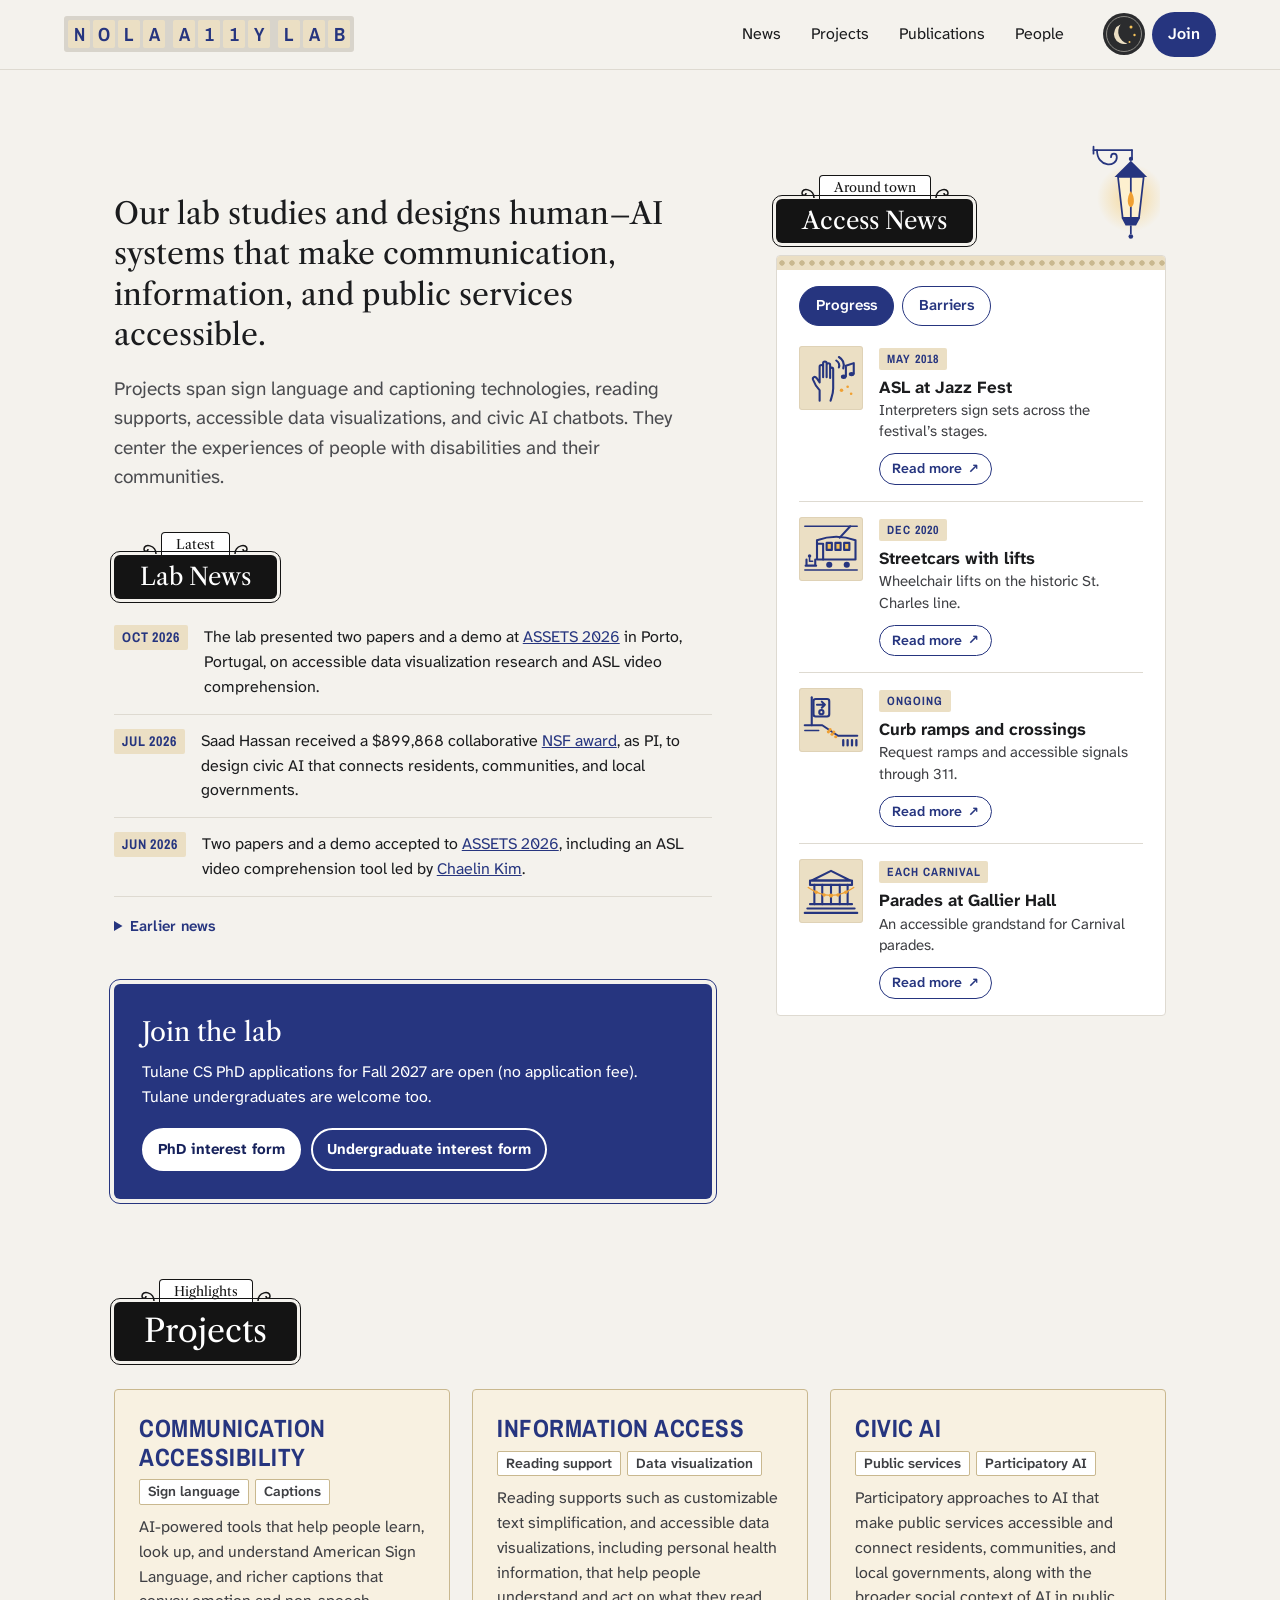
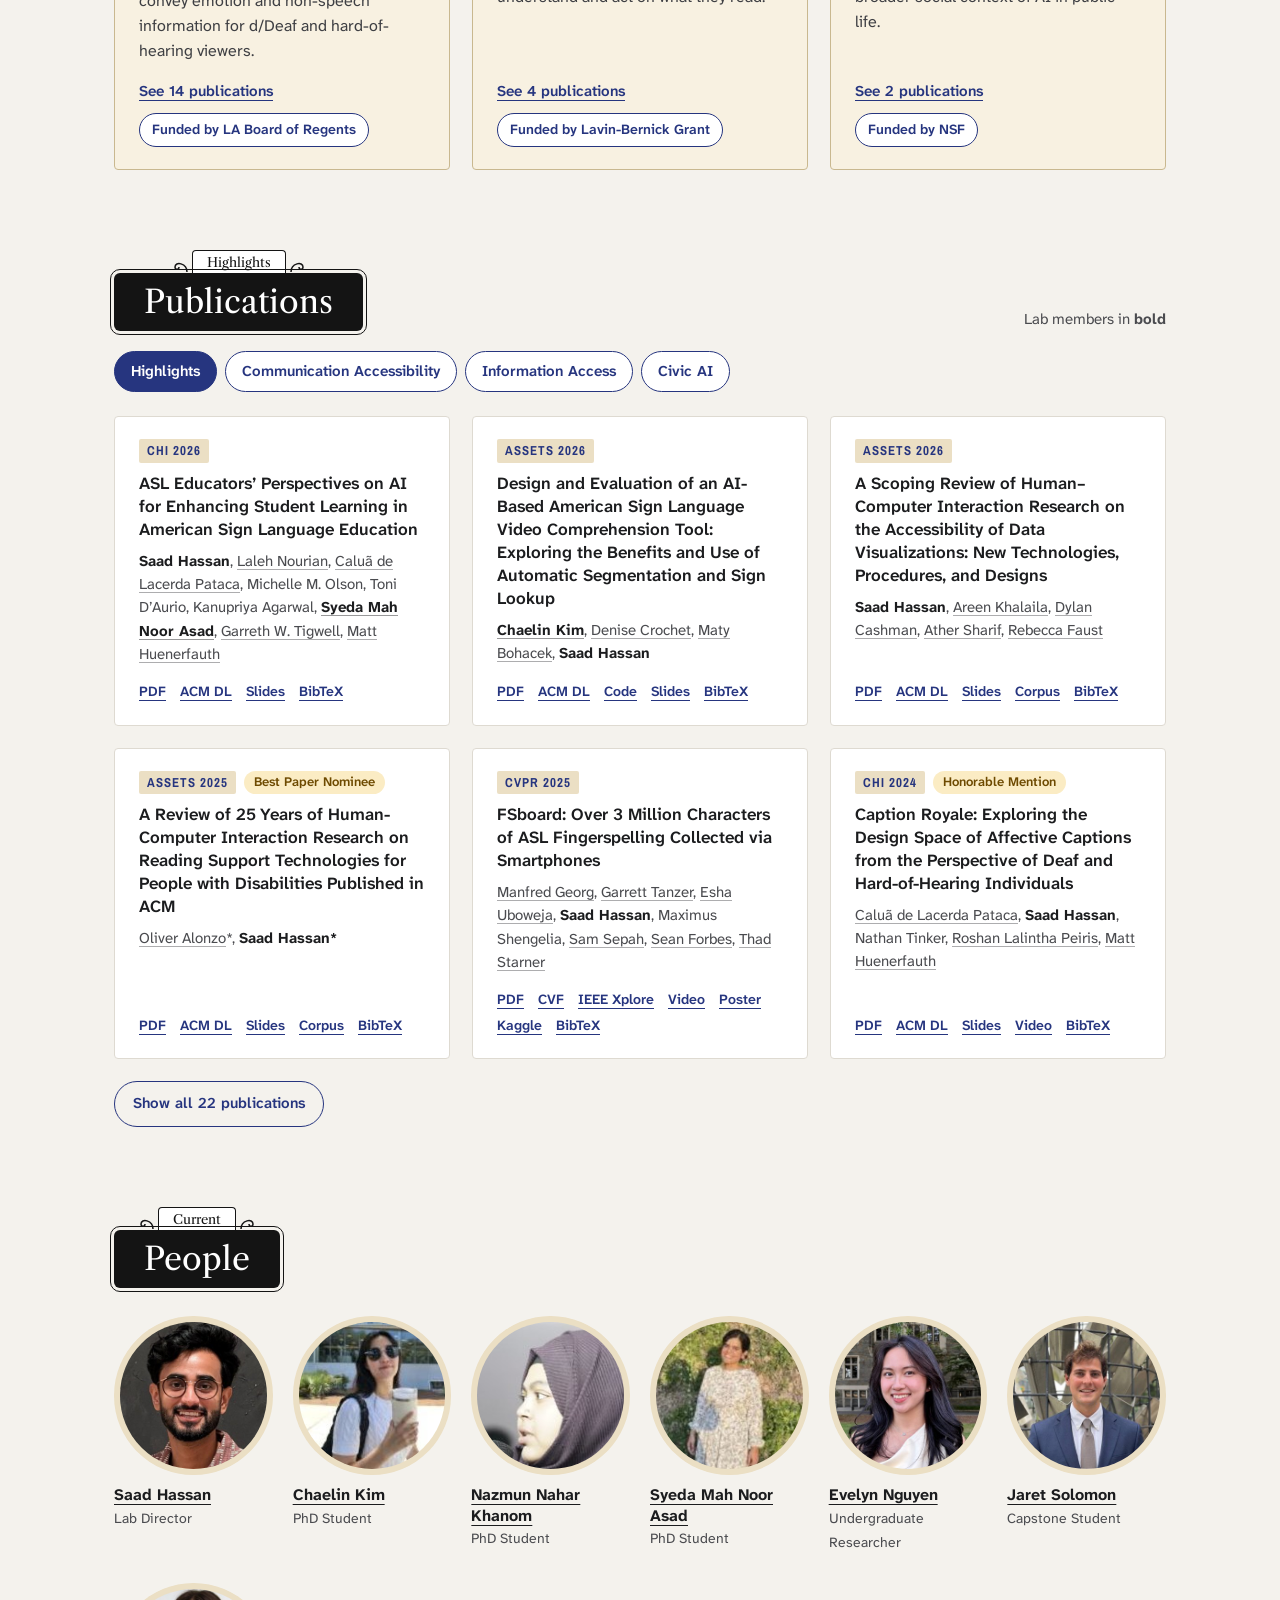
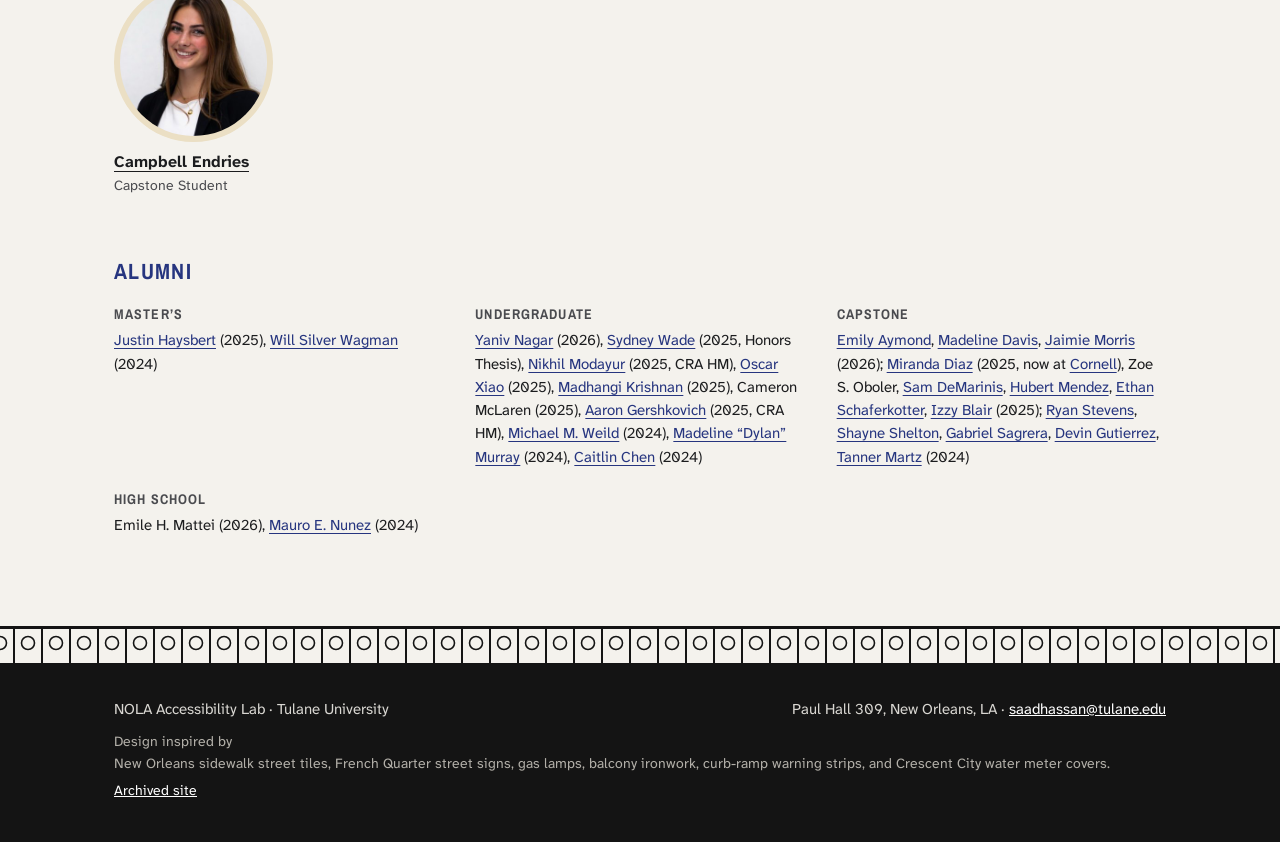
<file: index.html>
<!DOCTYPE html>
<html lang="en">
<head>
  <meta charset="utf-8">
  <meta name="viewport" content="width=device-width, initial-scale=1">
  <title>NOLA A11y Lab · Tulane University</title>
  <meta name="description" content="The NOLA Accessibility Lab at Tulane University studies and designs human–AI systems that make communication, information, and public services accessible.">
  <link rel="icon" href="images/favicon.svg" type="image/svg+xml">

  <!-- Apply the saved theme before the page paints, and mark that JS is on -->
  <script>
    document.documentElement.classList.add('js');
    try { var t = localStorage.getItem('theme'); if (t) document.documentElement.setAttribute('data-theme', t); } catch (e) {}
  </script>

  <link rel="preconnect" href="https://fonts.googleapis.com">
  <link rel="preconnect" href="https://fonts.gstatic.com" crossorigin>
  <link rel="stylesheet" href="https://fonts.googleapis.com/css2?family=Archivo+Narrow:wght@600;700&family=Libre+Caslon+Text:wght@400;700&family=Atkinson+Hyperlegible+Next:wght@400;600;700&display=swap">
  <link rel="stylesheet" href="css/lab.css?v=2026-10-16">
</head>
<body>
  <a class="skip-link" href="#main">Skip to content</a>

  <!-- ==================== NAV ==================== -->
  <nav class="site-nav" aria-label="Main">
    <div class="wrap">
      <a class="brand" href="#top" aria-label="NOLA A11y Lab, back to top">
        <span class="tiles small" aria-hidden="true">
          <span class="word"><span>N</span><span>O</span><span>L</span><span>A</span></span>
          <span class="word"><span>A</span><span>1</span><span>1</span><span>Y</span></span>
          <span class="word"><span>L</span><span>A</span><span>B</span></span>
        </span>
      </a>
      <ul>
        <li><a href="#news">News</a></li>
        <li><a href="#projects">Projects</a></li>
        <li><a href="#publications">Publications</a></li>
        <li><a href="#people">People</a></li>
      </ul>
      <div class="nav-actions">
        <!-- Theme switch, styled after the Crescent City water meter covers -->
        <button class="theme-toggle" type="button" aria-label="Switch to dark mode" title="Switch to dark mode">
          <svg class="moon" width="44" height="44" viewBox="0 0 44 44" aria-hidden="true">
            <circle cx="22" cy="22" r="21" fill="#2b2c2e"/>
            <circle cx="22" cy="22" r="17.5" fill="none" stroke="#8b8a85" stroke-width="1"/>
            <path d="M25 12 A10 10 0 0 0 25 32 A12 12 0 0 1 25 12 Z" fill="#ebdfc4" transform="rotate(-20 22 22) translate(-3 0)"/>
            <circle cx="29" cy="15" r="1.5" fill="#f6c45a"/>
            <circle cx="32.5" cy="23" r="1.2" fill="#f6c45a"/>
            <circle cx="27.5" cy="30" r="1" fill="#f6c45a"/>
          </svg>
          <svg class="sun" width="44" height="44" viewBox="0 0 44 44" aria-hidden="true">
            <circle cx="22" cy="22" r="21" fill="#2b2c2e"/>
            <circle cx="22" cy="22" r="17.5" fill="none" stroke="#8b8a85" stroke-width="1"/>
            <circle cx="22" cy="22" r="5" fill="#f6c45a"/>
            <path d="M22 11.5v3M22 29.5v3M11.5 22h3M29.5 22h3M14.6 14.6l2.1 2.1M27.3 27.3l2.1 2.1M14.6 29.4l2.1-2.1M27.3 16.7l2.1-2.1" stroke="#f6c45a" stroke-width="1.8" stroke-linecap="round"/>
          </svg>
        </button>
        <a class="nav-join" href="#join">Join</a>
      </div>
    </div>
  </nav>

  <main id="main" class="wrap">

    <!-- ==================== TOP OF PAGE ====================
         Intro, news, and Join. On wide screens Access News (at the
         end of <main>) sits beside them on the right. On smaller
         screens everything is one column in source order, so Access
         News comes last, after People. -->
    <div class="top">

    <!-- ==================== INTRO ==================== -->
    <section id="top" class="hero">
      <div class="text">
        <h1 class="sr-only">NOLA A11y Lab</h1>
        <p class="lede">Our lab studies and designs human–AI systems that make communication, information, and public services accessible.</p>
        <p class="sub">Projects span sign language and captioning technologies, reading supports, accessible data visualizations, and civic AI chatbots. They center the experiences of people with disabilities and their communities.</p>
      </div>
    </section>

    <!-- ==================== NEWS + JOIN ====================
         Keep the three newest items in the top list. Move older ones
         into "Earlier news". Dates use the chip style: Mon YYYY. -->
      <section id="news" class="news" aria-labelledby="news-title">
        <div class="sign small">
          <div class="tab" aria-hidden="true">
            <svg width="16" height="14" viewBox="0 0 16 14"><path d="M15 13 C15 4 3 2 3 8 C3 11 7 11 7 8" fill="none" stroke="currentColor" stroke-width="1.5"/></svg>
            <span>Latest</span>
            <svg width="16" height="14" viewBox="0 0 16 14"><path d="M1 13 C1 4 13 2 13 8 C13 11 9 11 9 8" fill="none" stroke="currentColor" stroke-width="1.5"/></svg>
          </div>
          <h2 id="news-title">Lab News</h2>
        </div>
        <ul>
          <li><span class="chip">Oct 2026</span><p>The lab presented two papers and a demo at <a href="https://assets26.sigaccess.org/">ASSETS 2026</a> in Porto, Portugal, on accessible data visualization research and ASL video comprehension.</p></li>
          <li><span class="chip">Jul 2026</span><p>Saad Hassan received a $899,868 collaborative <a href="https://www.nsf.gov/awardsearch/show-award?AWD_ID=2619509">NSF award</a>, as PI, to design civic AI that connects residents, communities, and local governments.</p></li>
          <li><span class="chip">Jun 2026</span><p>Two papers and a demo accepted to <a href="https://assets26.sigaccess.org/">ASSETS 2026</a>, including an ASL video comprehension tool led by <a href="https://chaelin0722.github.io/introduction/">Chaelin Kim</a>.</p></li>
        </ul>
        <details class="news-more">
          <summary>Earlier news</summary>
          <ul>
            <li><span class="chip">Apr 2026</span><p>A paper on ASL educators’ perspectives on AI was accepted to <a href="https://chi2026.acm.org/">CHI 2026</a> in Barcelona.</p></li>
            <li><span class="chip">Jan 2026</span><p>Lab alum <a href="https://www.linkedin.com/in/nikhil-modayur">Nikhil Modayur</a> received an Honorable Mention for the <a href="https://cra.org/about/awards/outstanding-undergraduate-researcher-award/">2026 CRA Outstanding Undergraduate Researcher Award</a>.</p></li>
            <li><span class="chip">Oct 2025</span><p>The lab presented one paper on reading support technologies and two demos at ASSETS 2025 in Denver.</p></li>
            <li><span class="chip">Aug 2025</span><p>Two demos led by <a href="https://chaelin0722.github.io/introduction/">Chaelin Kim</a> and <a href="https://tithi-khan.github.io/">Nazmun Nahar Khanom</a>, on text simplification and an ASL learning tool for emergency medical providers, were accepted to ASSETS 2025.</p></li>
            <li><span class="chip">Jun 2025</span><p>A review of 25 years of reading support research, with <a href="https://oliveralonzo.com/">Oliver Alonzo</a>, was accepted to ASSETS 2025 and nominated for Best Paper.</p></li>
            <li><span class="chip">Jun 2025</span><p>A workshop on participant recruitment in accessibility research was accepted to ASSETS 2025.</p></li>
            <li><span class="chip">Apr 2025</span><p><a href="https://matybohacek.com/">Matyas Bohacek</a> presented the lab’s <a href="https://dl.acm.org/doi/10.1145/3744257.3744258">AI-driven video-based ASL dictionary</a> at W4A 2025 in Sydney.</p></li>
            <li><span class="chip">Apr 2025</span><p><a href="https://tithi-khan.github.io/">Nazmun Nahar Khanom</a> presented a demo of AI-based reading support tools at the Tulane Research, Innovation, and Creativity Summit (TRICS).</p></li>
            <li><span class="chip">Mar 2025</span><p><a href="https://www.cs.cmu.edu/~bam/">Brad Myers</a> visited the lab to talk about his book <i>Pick, Click, Flick!: The Story of Interaction Techniques</i>.</p></li>
            <li><span class="chip">Feb 2025</span><p>FSboard, an ASL fingerspelling dataset built with Google Research and DPAN, was accepted to CVPR 2025.</p></li>
            <li><span class="chip">Jan 2025</span><p>A paper on multimodal affective captioning with haptics was accepted to CHI 2025 in Yokohama.</p></li>
            <li><span class="chip">Jan 2025</span><p>Saad Hassan is Co-PI on an <a href="https://www.nsf.gov/awardsearch/showAward?AWD_ID=2515250">NSF IUCRC planning grant</a> to establish Tulane’s partner site for the <a href="https://nsfahead.org/">AHeAD Center</a>.</p></li>
            <li><span class="chip">Jan 2025</span><p><a href="https://www.linkedin.com/in/aaron-gershkovich-46232a2b3/">Aaron Gershkovich</a> received an Honorable Mention for the 2024–2025 CRA Outstanding Undergraduate Researcher Award.</p></li>
            <li><span class="chip">Nov 2024</span><p>A journal article on video-span selection for ASL learners was published in ACM TACCESS.</p></li>
            <li><span class="chip">Oct 2024</span><p>The lab presented two posters at ASSETS 2024, on a rich closed-captioning format and on design sprints with neurodivergent scholars.</p></li>
            <li><span class="chip">Oct 2024</span><p>The lab co-organized the <a href="https://tulanecs.github.io/PACE/">PACE workshop</a> on participatory AI for community engagement at HCOMP 2024 in Pittsburgh.</p></li>
            <li><span class="chip">Aug 2024</span><p><a href="https://chaelin0722.github.io/introduction/">Chaelin Kim</a>, <a href="https://tithi-khan.github.io/">Nazmun Nahar Khanom</a>, and <a href="https://syedamahnoorasad.github.io/">Syeda Mah Noor Asad</a> joined the lab as PhD students.</p></li>
            <li><span class="chip">May 2024</span><p>Two CHI 2024 papers, on affective captions and a dance video comprehension tool, received Best Paper Honorable Mentions.</p></li>
            <li><span class="chip">Apr 2024</span><p>A $102,281 <a href="https://www.laregents.edu/wp-content/uploads/2024/04/7.-RSI-Committee-April-24-2024.pdf">Louisiana Board of Regents award</a>, with Saad Hassan as PI, will support AI-powered tools for ASL learning.</p></li>
            <li><span class="chip">Dec 2023</span><p><a href="https://www.linkedin.com/in/aaron-gershkovich-46232a2b3/">Aaron Gershkovich</a> won the Best Prototype award at the Annual Undergraduate Poster Session.</p></li>
            <li><span class="chip">Dec 2023</span><p>PopSign ASL, a sign language dataset collected through a smartphone game, was presented at NeurIPS 2023 in New Orleans.</p></li>
            <li><span class="chip">Sep 2023</span><p>Tap to Sign, on American Sign Language text entry for smartphones, was accepted to MobileHCI 2023.</p></li>
            <li><span class="chip">Aug 2023</span><p>Saad Hassan joined Tulane University as an Assistant Professor of Computer Science.</p></li>
          </ul>
          <button type="button" class="news-less">Show less news</button>
        </details>
      </section>

      <section id="join" class="join" aria-labelledby="join-title">
        <h2 id="join-title">Join the lab</h2>
        <p>Tulane CS PhD applications for Fall 2027 are open (no application fee). Tulane undergraduates are welcome too.</p>
        <div class="buttons">
          <a class="primary" href="https://forms.gle/j4yXNgyCFjxgXfc16">PhD interest form</a>
          <a href="https://forms.gle/d6URN19gETqWpEZf9">Undergraduate interest form</a>
        </div>
      </section>
    </div><!-- /.top -->

    <!-- ==================== PROJECTS ====================
         Each project: paper count chip, title, research areas,
         description, and a funding link (leave the link out if none). -->
    <section id="projects" class="block" aria-labelledby="projects-title">
      <div class="sign">
        <div class="tab" aria-hidden="true">
          <svg width="16" height="14" viewBox="0 0 16 14"><path d="M15 13 C15 4 3 2 3 8 C3 11 7 11 7 8" fill="none" stroke="currentColor" stroke-width="1.5"/></svg>
          <span>Highlights</span>
          <svg width="16" height="14" viewBox="0 0 16 14"><path d="M1 13 C1 4 13 2 13 8 C13 11 9 11 9 8" fill="none" stroke="currentColor" stroke-width="1.5"/></svg>
        </div>
        <h2 id="projects-title">Projects</h2>
      </div>
      <div class="grid">
        <article class="project">
          <h3>Communication Accessibility</h3>
          <ul class="areas" aria-label="Research areas"><li>Sign language</li><li>Captions</li></ul>
          <p>AI-powered tools that help people learn, look up, and understand American Sign Language, and richer captions that convey emotion and non-speech information for d/Deaf and hard-of-hearing viewers.</p>
          <div class="card-links">
            <a class="see-pubs" href="#publications" data-filter="comm">See 14 publications</a>
            <a class="funding" href="https://www.laregents.edu/wp-content/uploads/2024/04/7.-RSI-Committee-April-24-2024.pdf">Funded by LA Board of Regents</a>
          </div>
        </article>
        <article class="project">
          <h3>Information Access</h3>
          <ul class="areas" aria-label="Research areas"><li>Reading support</li><li>Data visualization</li></ul>
          <p>Reading supports such as customizable text simplification, and accessible data visualizations, including personal health information, that help people understand and act on what they read.</p>
          <div class="card-links">
            <a class="see-pubs" href="#publications" data-filter="info">See 4 publications</a>
            <span class="funding">Funded by Lavin-Bernick Grant</span>
          </div>
        </article>
        <article class="project">
          <h3>Civic AI</h3>
          <ul class="areas" aria-label="Research areas"><li>Public services</li><li>Participatory AI</li></ul>
          <p>Participatory approaches to AI that make public services accessible and connect residents, communities, and local governments, along with the broader social context of AI in public life.</p>
          <div class="card-links">
            <a class="see-pubs" href="#publications" data-filter="civic">See 2 publications</a>
            <a class="funding" href="https://www.nsf.gov/awardsearch/show-award?AWD_ID=2619509">Funded by NSF</a>
          </div>
        </article>
      </div>
    </section>

    <!-- ==================== PUBLICATIONS ====================
         Newest first. Each paper is an <article class="pub">; the title links to the paper and
         the links row lists its materials (PDF, ACM DL, Slides, Code, Video, Poster, BibTeX).
         Add class="pub highlight" to show a paper before
         "Show all" is pressed. data-project ties a paper to a project
         filter: comm, info, or civic (leave it out if none). Lab members go in <b>. Venue chip format:
         "VENUE YEAR" or "VENUE YEAR · Type" (Demo, Poster, Journal...). -->
    <section id="publications" class="block" aria-labelledby="publications-title">
      <div class="section-head">
        <div class="sign">
          <div class="tab" aria-hidden="true">
            <svg width="16" height="14" viewBox="0 0 16 14"><path d="M15 13 C15 4 3 2 3 8 C3 11 7 11 7 8" fill="none" stroke="currentColor" stroke-width="1.5"/></svg>
            <span>Highlights</span>
            <svg width="16" height="14" viewBox="0 0 16 14"><path d="M1 13 C1 4 13 2 13 8 C13 11 9 11 9 8" fill="none" stroke="currentColor" stroke-width="1.5"/></svg>
          </div>
          <h2 id="publications-title">Publications</h2>
        </div>
        <p class="note">Lab members in <b>bold</b></p>
      </div>

      <!-- Project filters (shown only when JS is on) -->
      <div class="filters" role="group" aria-label="Filter publications by project" hidden>
        <button type="button" data-filter="all" aria-pressed="true">Highlights</button>
        <button type="button" data-filter="comm" aria-pressed="false">Communication Accessibility</button>
        <button type="button" data-filter="info" aria-pressed="false">Information Access</button>
        <button type="button" data-filter="civic" aria-pressed="false">Civic AI</button>
      </div>
      <p id="pub-status" class="sr-only" aria-live="polite"></p>

      <div id="pub-list" class="grid pubs">
        <!-- 2026 -->
        <article class="pub highlight" data-project="comm">
          <div class="meta" id="pub1-v"><span class="chip">CHI 2026</span></div>
          <h3 id="pub1-t"><a href="https://dl.acm.org/doi/10.1145/3772318.3791928">ASL Educators’ Perspectives on AI for Enhancing Student Learning in American Sign Language Education</a></h3>
          <p class="authors" id="pub1-a"><b>Saad Hassan</b>, <a href="https://www.linkedin.com/in/laleh-nourian-a88ba3129/">Laleh Nourian</a>, <a href="https://www.caluapataca.com/">Caluã de Lacerda Pataca</a>, Michelle M. Olson, Toni D’Aurio, Kanupriya Agarwal, <b><a href="https://syedamahnoorasad.github.io/">Syeda Mah Noor Asad</a></b>, <a href="https://www.garrethtigwell.com/">Garreth W. Tigwell</a>, <a href="https://huenerfauth.ist.rit.edu/">Matt Huenerfauth</a></p>
          <p class="links">
            <a href="https://saadh.info/papers/hassan-chi26/hassan-chi26.pdf" aria-describedby="pub1-t">PDF</a>
            <a href="https://dl.acm.org/doi/10.1145/3772318.3791928" aria-describedby="pub1-t">ACM DL</a>
            <a href="https://saadh.info/papers/hassan-chi26/slides.pdf" aria-describedby="pub1-t">Slides</a>
            <a href="https://saadh.info/papers/hassan-chi26/hassan26.bib" aria-describedby="pub1-t">BibTeX</a>
          </p>
        </article>
        <article class="pub highlight" data-project="comm">
          <div class="meta" id="pub2-v"><span class="chip">ASSETS 2026</span></div>
          <h3 id="pub2-t"><a href="https://saadh.info/papers/kim-assets26/kim-assets26.pdf">Design and Evaluation of an AI-Based American Sign Language Video Comprehension Tool: Exploring the Benefits and Use of Automatic Segmentation and Sign Lookup</a></h3>
          <p class="authors" id="pub2-a"><b><a href="https://chaelin0722.github.io/introduction/">Chaelin Kim</a></b>, <a href="https://liberalarts.tulane.edu/linguistics/people/faculty/denise-crochet">Denise Crochet</a>, <a href="https://matybohacek.com/">Maty Bohacek</a>, <b>Saad Hassan</b></p>
          <p class="links">
            <a href="https://saadh.info/papers/kim-assets26/kim-assets26.pdf" aria-describedby="pub2-t">PDF</a>
            <a href="https://dl.acm.org/doi/10.1145/3797867.3828986" aria-describedby="pub2-t">ACM DL</a>
            <a href="https://github.com/chaelin0722/asl-video-lookup-tool" aria-describedby="pub2-t">Code</a>
            <a href="https://saadh.info/papers/kim-assets26/slides.pdf" aria-describedby="pub2-t">Slides</a>
            <a href="https://saadh.info/papers/kim-assets26/kim26.bib" aria-describedby="pub2-t">BibTeX</a>
          </p>
        </article>
        <article class="pub highlight" data-project="info">
          <div class="meta" id="pub3-v"><span class="chip">ASSETS 2026</span></div>
          <h3 id="pub3-t"><a href="https://saadh.info/papers/hassan-assets26/hassan-assets26.pdf">A Scoping Review of Human–Computer Interaction Research on the Accessibility of Data Visualizations: New Technologies, Procedures, and Designs</a></h3>
          <p class="authors" id="pub3-a"><b>Saad Hassan</b>, <a href="https://areenkh.com/">Areen Khalaila</a>, <a href="https://dylancashman.github.io/">Dylan Cashman</a>, <a href="https://athersharif.me/">Ather Sharif</a>, <a href="https://rjfaust.github.io/">Rebecca Faust</a></p>
          <p class="links">
            <a href="https://saadh.info/papers/hassan-assets26/hassan-assets26.pdf" aria-describedby="pub3-t">PDF</a>
            <a href="https://dl.acm.org/doi/10.1145/3797867.3829030" aria-describedby="pub3-t">ACM DL</a>
            <a href="https://saadh.info/papers/hassan-assets26/slides.pdf" aria-describedby="pub3-t">Slides</a>
            <a href="https://accessvizcorpus.pages.dev/" aria-describedby="pub3-t">Corpus</a>
            <a href="https://saadh.info/papers/hassan-assets26/hassan26.bib" aria-describedby="pub3-t">BibTeX</a>
          </p>
        </article>
        <article class="pub" data-project="comm">
          <div class="meta" id="pub4-v"><span class="chip">ASSETS 2026 · Demo</span></div>
          <h3 id="pub4-t"><a href="https://saadh.info/papers/kim-assets26-2/kim-assets26-demo.pdf">Supporting Sign Language Video Comprehension through In-Situ Automatic Segmentation and Sign Lookup Tool</a></h3>
          <p class="authors" id="pub4-a"><b><a href="https://chaelin0722.github.io/introduction/">Chaelin Kim</a></b>, <b>Saad Hassan</b></p>
          <p class="links">
            <a href="https://saadh.info/papers/kim-assets26-2/kim-assets26-demo.pdf" aria-describedby="pub4-t">PDF</a>
            <a href="https://dl.acm.org/doi/10.1145/3797867.3841227" aria-describedby="pub4-t">ACM DL</a>
            <a href="https://github.com/chaelin0722/asl-video-lookup-tool" aria-describedby="pub4-t">Code</a>
            <a href="https://saadh.info/papers/kim-assets26-2/poster.pdf" aria-describedby="pub4-t">Poster</a>
            <a href="https://saadh.info/papers/kim-assets26-2/kim26.bib" aria-describedby="pub4-t">BibTeX</a>
          </p>
        </article>
        <article class="pub" data-project="civic">
          <div class="meta" id="pub5-v"><span class="chip">De Gruyter 2026 · Book Chapter</span></div>
          <h3 id="pub5-t"><a href="https://books.google.com/books/about/De_Gruyter_Handbook_of_Disruptive_Urban.html?id=xc8O0gEACAAJ">AI in the Public Sphere: Citizen Engagement and Governance</a></h3>
          <p class="authors" id="pub5-a"><b>Saad Hassan</b>, <a href="https://www.motahhare.com/">Motahhare Eslami</a>, <a href="https://www.nicholasmattei.net/">Nicholas Mattei</a>, <a href="https://www.cs.tulane.edu/~aculotta/">Aron Culotta</a>, <a href="https://www.cs.cmu.edu/~johnz/">John Zimmerman</a></p>
          <p class="links">
            <a href="https://books.google.com/books/about/De_Gruyter_Handbook_of_Disruptive_Urban.html?id=xc8O0gEACAAJ" aria-describedby="pub5-t">Publisher</a>
          </p>
        </article>
        <article class="pub" data-project="info">
          <div class="meta" id="pub6-v"><span class="chip">AJPC 2026 · Commentary</span></div>
          <h3 id="pub6-t"><a href="https://www.sciencedirect.com/science/article/pii/S2666667726003879">Reducing hypertension disparities: The potential role of patient-facing large language models</a></h3>
          <p class="authors" id="pub6-a">Farah Allouch, <b>Saad Hassan</b>, Flor Alvarado, <b><a href="https://syedamahnoorasad.github.io/">Syeda Mah Noor Asad</a></b>, Dee Parekh, Renata Johnson, Marilyn Payne, David Gardner, <a href="https://www.nicholasmattei.net/">Nicholas Mattei</a>, Keith C. Ferdinand</p>
          <p class="links">
            <a href="https://saadh.info/papers/allouch-ajpc26/allouch-ajpc26.pdf" aria-describedby="pub6-t">PDF</a>
            <a href="https://www.sciencedirect.com/science/article/pii/S2666667726003879" aria-describedby="pub6-t">ScienceDirect</a>
            <a href="https://saadh.info/papers/allouch-ajpc26/allouch26.bib" aria-describedby="pub6-t">BibTeX</a>
          </p>
        </article>

        <!-- 2025 -->
        <article class="pub highlight" data-project="info">
          <div class="meta" id="pub7-v"><span class="chip">ASSETS 2025</span><span class="award">Best Paper Nominee</span></div>
          <h3 id="pub7-t"><a href="https://dl.acm.org/doi/10.1145/3663547.3746355">A Review of 25 Years of Human-Computer Interaction Research on Reading Support Technologies for People with Disabilities Published in ACM</a></h3>
          <p class="authors" id="pub7-a"><a href="https://oliveralonzo.com/">Oliver Alonzo</a>*, <b>Saad Hassan*</b></p>
          <p class="links">
            <a href="https://saadh.info/papers/alonzo-assets25/alonzo-assets25.pdf" aria-describedby="pub7-t">PDF</a>
            <a href="https://dl.acm.org/doi/10.1145/3663547.3746355" aria-describedby="pub7-t">ACM DL</a>
            <a href="https://saadh.info/papers/alonzo-assets25/slides.pdf" aria-describedby="pub7-t">Slides</a>
            <a href="https://docs.google.com/spreadsheets/d/1EwSAnIALGsNkIgXWYrdVWguFnPjSEM2v2l5ieRWKtR4/edit?usp=sharing" aria-describedby="pub7-t">Corpus</a>
            <a href="https://saadh.info/papers/alonzo-assets25/alonzo25.bib" aria-describedby="pub7-t">BibTeX</a>
          </p>
        </article>
        <article class="pub" data-project="info">
          <div class="meta" id="pub8-v"><span class="chip">ASSETS 2025 · Demo</span></div>
          <h3 id="pub8-t"><a href="https://dl.acm.org/doi/10.1145/3663547.3759713">A Customizable AI-Powered Automatic Text Simplification Tool for Supporting In-Situ Text Comprehension</a></h3>
          <p class="authors" id="pub8-a"><b><a href="https://tithi-khan.github.io/">Nazmun Nahar Khanom</a></b>, <b><a href="https://www.linkedin.com/in/aaron-gershkovich-46232a2b3/">Aaron Gershkovich</a></b>, <a href="https://oliveralonzo.com/">Oliver Alonzo</a>, <b>Saad Hassan</b></p>
          <p class="links">
            <a href="https://saadh.info/papers/khanom-assets25/khanom-assets25.pdf" aria-describedby="pub8-t">PDF</a>
            <a href="https://dl.acm.org/doi/10.1145/3663547.3759713" aria-describedby="pub8-t">ACM DL</a>
            <a href="https://github.com/TITHI-KHAN/ATS-GPT" aria-describedby="pub8-t">Code</a>
            <a href="https://saadh.info/papers/khanom-assets25/poster.pdf" aria-describedby="pub8-t">Poster</a>
            <a href="https://saadh.info/papers/khanom-assets25/khanom25.bib" aria-describedby="pub8-t">BibTeX</a>
          </p>
        </article>
        <article class="pub" data-project="comm">
          <div class="meta" id="pub9-v"><span class="chip">ASSETS 2025 · Demo</span></div>
          <h3 id="pub9-t"><a href="https://dl.acm.org/doi/10.1145/3663547.3759746">Signing for Care: A Demo and Initial Evaluation of an American Sign Language Learning Tool for Emergency Medical Service Providers</a></h3>
          <p class="authors" id="pub9-a"><b><a href="https://chaelin0722.github.io/introduction/">Chaelin Kim</a></b>, <b>Cameron McLaren</b>, <b><a href="https://www.linkedin.com/in/madhangikrishnan">Madhangi Krishnan</a></b>, <b><a href="https://www.linkedin.com/in/nikhil-modayur">Nikhil Modayur</a></b>, <b>Saad Hassan</b></p>
          <p class="links">
            <a href="https://saadh.info/papers/kim-assets25/kim-assets25.pdf" aria-describedby="pub9-t">PDF</a>
            <a href="https://dl.acm.org/doi/10.1145/3663547.3759746" aria-describedby="pub9-t">ACM DL</a>
            <a href="https://github.com/chaelin0722/ASL-emergency" aria-describedby="pub9-t">Code</a>
            <a href="https://saadh.info/papers/kim-assets25/poster.pdf" aria-describedby="pub9-t">Poster</a>
            <a href="https://saadh.info/papers/kim-assets25/kim25.bib" aria-describedby="pub9-t">BibTeX</a>
          </p>
        </article>
        <article class="pub">
          <div class="meta" id="pub10-v"><span class="chip">ASSETS 2025 · Workshop</span></div>
          <h3 id="pub10-t"><a href="https://dl.acm.org/doi/10.1145/3663547.3748639">Participant Recruitment in Accessibility Research</a></h3>
          <p class="authors" id="pub10-a"><a href="https://www.lloydmay.net/">Lloyd May</a>, <b>Saad Hassan</b>, <a href="https://www.khang4dang.net/">Khang Dang</a>, <a href="https://people.njit.edu/profile/sl287">Sooyeon Lee</a>, <a href="https://oliveralonzo.com/">Oliver Alonzo</a></p>
          <p class="links">
            <a href="https://saadh.info/papers/may-assets25/may-assets25.pdf" aria-describedby="pub10-t">PDF</a>
            <a href="https://dl.acm.org/doi/10.1145/3663547.3748639" aria-describedby="pub10-t">ACM DL</a>
            <a href="https://docs.google.com/presentation/d/1KwvQdauKkiNEMZx5lLo_i0b1-VsL_U9LcFBjbFGVpiI/edit?usp=drivesdk" aria-describedby="pub10-t">Slides</a>
            <a href="https://assets-recruitment-2025.github.io/" aria-describedby="pub10-t">Website</a>
            <a href="https://saadh.info/papers/may-assets25/may25.bib" aria-describedby="pub10-t">BibTeX</a>
          </p>
        </article>
        <article class="pub highlight" data-project="comm">
          <div class="meta" id="pub11-v"><span class="chip">CVPR 2025</span></div>
          <h3 id="pub11-t"><a href="https://openaccess.thecvf.com/content/CVPR2025/html/Georg_FSboard_Over_3_Million_Characters_of_ASL_Fingerspelling_Collected_via_CVPR_2025_paper.html">FSboard: Over 3 Million Characters of ASL Fingerspelling Collected via Smartphones</a></h3>
          <p class="authors" id="pub11-a"><a href="https://www.linkedin.com/in/mgeorg/">Manfred Georg</a>, <a href="https://scholar.google.com/citations?user=Wg58ZR4AAAAJ">Garrett Tanzer</a>, <a href="https://github.com/eknight7">Esha Uboweja</a>, <b>Saad Hassan</b>, Maximus Shengelia, <a href="https://www.linkedin.com/in/samsepah/">Sam Sepah</a>, <a href="https://www.deafandloud.com/">Sean Forbes</a>, <a href="https://sites.cc.gatech.edu/home/thad/">Thad Starner</a></p>
          <p class="links">
            <a href="https://saadh.info/papers/georg-cvpr25/georg-cvpr25.pdf" aria-describedby="pub11-t">PDF</a>
            <a href="https://openaccess.thecvf.com/content/CVPR2025/html/Georg_FSboard_Over_3_Million_Characters_of_ASL_Fingerspelling_Collected_via_CVPR_2025_paper.html" aria-describedby="pub11-t">CVF</a>
            <a href="https://ieeexplore.ieee.org/document/11094022/" aria-describedby="pub11-t">IEEE Xplore</a>
            <a href="https://www.youtube.com/watch?v=a8pEg6NPGvM" aria-describedby="pub11-t">Video</a>
            <a href="https://cvpr.thecvf.com/media/PosterPDFs/CVPR%202025/33621.png?t=1748855109.234652" aria-describedby="pub11-t">Poster</a>
            <a href="https://www.kaggle.com/datasets/googleai/fsboard" aria-describedby="pub11-t">Kaggle</a>
            <a href="https://saadh.info/papers/georg-cvpr25/georg25.bib" aria-describedby="pub11-t">BibTeX</a>
          </p>
        </article>
        <article class="pub" data-project="comm">
          <div class="meta" id="pub12-v"><span class="chip">W4A 2025</span></div>
          <h3 id="pub12-t"><a href="https://dl.acm.org/doi/10.1145/3744257.3744258">Towards an AI-Driven Video-Based American Sign Language Dictionary: Exploring Design and Usage Experience with Learners</a></h3>
          <p class="authors" id="pub12-a"><b>Saad Hassan</b>, <a href="https://matybohacek.com/">Matyas Bohacek</a>, <b><a href="https://chaelin0722.github.io/introduction/">Chaelin Kim</a></b>, <a href="https://liberalarts.tulane.edu/linguistics/people/faculty/denise-crochet">Denise Crochet</a></p>
          <p class="links">
            <a href="https://saadh.info/papers/hassan-w4a25/hassan-w4a-25.pdf" aria-describedby="pub12-t">PDF</a>
            <a href="https://dl.acm.org/doi/10.1145/3744257.3744258" aria-describedby="pub12-t">ACM DL</a>
            <a href="https://saadh.info/papers/hassan-w4a25/hassan-w4a25-slides.pdf" aria-describedby="pub12-t">Slides</a>
            <a href="https://github.com/maty-bohacek/sign-language-dictionary" aria-describedby="pub12-t">Code</a>
            <a href="https://saadh.info/papers/hassan-w4a25/hassan25.bib" aria-describedby="pub12-t">BibTeX</a>
          </p>
        </article>
        <article class="pub" data-project="comm">
          <div class="meta" id="pub13-v"><span class="chip">CHI 2025</span></div>
          <h3 id="pub13-t"><a href="https://dl.acm.org/doi/10.1145/3706598.3713304">Tactile Emotions: Multimodal Affective Captioning with Haptics Improves Narrative Engagement for d/Deaf and Hard-of-Hearing Viewers</a></h3>
          <p class="authors" id="pub13-a"><a href="https://www.caluapataca.com/">Caluã de Lacerda Pataca</a>, <b>Saad Hassan</b>, <a href="https://www.lloydmay.net/">Lloyd May</a>, Michelle M. Olson, Toni D’Aurio, <a href="https://www.rit.edu/directory/rxpics-roshan-peiris">Roshan L. Peiris</a>, <a href="https://huenerfauth.ist.rit.edu/">Matt Huenerfauth</a></p>
          <p class="links">
            <a href="https://saadh.info/papers/pataca-chi-25/pataca-chi25.pdf" aria-describedby="pub13-t">PDF</a>
            <a href="https://dl.acm.org/doi/10.1145/3706598.3713304" aria-describedby="pub13-t">ACM DL</a>
            <a href="https://saadh.info/papers/pataca-chi-25/pataca-chi25-slides-compressed.pdf" aria-describedby="pub13-t">Slides</a>
            <a href="https://www.youtube.com/watch?v=Bz_qZBOHw5U" aria-describedby="pub13-t">Video</a>
            <a href="https://saadh.info/papers/pataca-chi-25/pataca25.bib" aria-describedby="pub13-t">BibTeX</a>
          </p>
        </article>

        <!-- 2024 -->
        <article class="pub highlight" data-project="comm">
          <div class="meta" id="pub14-v"><span class="chip">CHI 2024</span><span class="award">Honorable Mention</span></div>
          <h3 id="pub14-t"><a href="https://dl.acm.org/doi/10.1145/3613904.3642258">Caption Royale: Exploring the Design Space of Affective Captions from the Perspective of Deaf and Hard-of-Hearing Individuals</a></h3>
          <p class="authors" id="pub14-a"><a href="https://www.caluapataca.com/">Caluã de Lacerda Pataca</a>, <b>Saad Hassan</b>, Nathan Tinker, <a href="https://www.rit.edu/directory/rxpics-roshan-peiris">Roshan Lalintha Peiris</a>, <a href="https://huenerfauth.ist.rit.edu/">Matt Huenerfauth</a></p>
          <p class="links">
            <a href="https://saadh.info/papers/pataca-chi24/pataca-chi24.pdf" aria-describedby="pub14-t">PDF</a>
            <a href="https://dl.acm.org/doi/10.1145/3613904.3642258" aria-describedby="pub14-t">ACM DL</a>
            <a href="https://saadh.info/papers/pataca-chi24/slides.pdf" aria-describedby="pub14-t">Slides</a>
            <a href="https://www.youtube.com/watch?v=zVfec86Oaf4&amp;amp;t=2s" aria-describedby="pub14-t">Video</a>
            <a href="https://saadh.info/papers/pataca-chi24/pataca24.bib" aria-describedby="pub14-t">BibTeX</a>
          </p>
        </article>
        <article class="pub" data-project="comm">
          <div class="meta" id="pub15-v"><span class="chip">CHI 2024</span><span class="award">Honorable Mention</span></div>
          <h3 id="pub15-t"><a href="https://dl.acm.org/doi/10.1145/3613904.3642710">Designing and Evaluating an Advanced Dance Video Comprehension Tool with In-situ Move Identification Capabilities</a></h3>
          <p class="authors" id="pub15-a"><b>Saad Hassan</b>, <a href="https://www.caluapataca.com/">Caluã de Lacerda Pataca</a>, <a href="https://www.linkedin.com/in/laleh-nourian-a88ba3129/">Laleh Nourian</a>, <a href="https://www.garrethtigwell.com/">Garreth W. Tigwell</a>, Briana Davis, <b><a href="https://www.linkedin.com/in/will-silver-wagman/">Will Zhenya Silver Wagman</a></b></p>
          <p class="links">
            <a href="https://saadh.info/papers/hassan-chi24/hassan-chi24.pdf" aria-describedby="pub15-t">PDF</a>
            <a href="https://dl.acm.org/doi/10.1145/3613904.3642710" aria-describedby="pub15-t">ACM DL</a>
            <a href="https://saadh.info/papers/hassan-chi24/slides.pdf" aria-describedby="pub15-t">Slides</a>
            <a href="https://www.youtube.com/watch?v=etSQo4Aj6ow" aria-describedby="pub15-t">Video</a>
            <a href="https://dl.acm.org/doi/10.1145/3613904.3642710#supplementary-materials" aria-describedby="pub15-t">Video Figure</a>
            <a href="https://saadh.info/papers/hassan-chi24/hassan24.bib" aria-describedby="pub15-t">BibTeX</a>
          </p>
        </article>
        <article class="pub" data-project="comm">
          <div class="meta" id="pub16-v"><span class="chip">ASSETS 2024 · Demo</span></div>
          <h3 id="pub16-t"><a href="https://dl.acm.org/doi/10.1145/3663548.3688504">Towards a Rich Format for Closed-Captioning</a></h3>
          <p class="authors" id="pub16-a"><a href="https://www.lloydmay.net/">Lloyd May</a>, Alex Williams, <b>Saad Hassan</b>, <a href="https://markcartwright.com/">Mark Cartwright</a>, <a href="https://people.njit.edu/profile/sl287">Sooyeon Lee</a></p>
          <p class="links">
            <a href="https://saadh.info/papers/may-assets24/may-assets24.pdf" aria-describedby="pub16-t">PDF</a>
            <a href="https://dl.acm.org/doi/10.1145/3663548.3688504" aria-describedby="pub16-t">ACM DL</a>
            <a href="https://www.youtube.com/watch?v=-E6I5rKPpOI" aria-describedby="pub16-t">Video Figure</a>
            <a href="https://github.com/disjoylab/Rich-Caption-Editor" aria-describedby="pub16-t">Code</a>
            <a href="https://redarmy34.github.io/RCE-WebGL-Page/" aria-describedby="pub16-t">Demo</a>
            <a href="https://saadh.info/papers/may-assets24/may24.bib" aria-describedby="pub16-t">BibTeX</a>
          </p>
        </article>
        <article class="pub">
          <div class="meta" id="pub17-v"><span class="chip">ASSETS 2024 · Poster</span></div>
          <h3 id="pub17-t"><a href="https://dl.acm.org/doi/10.1145/3663548.3688527">Exploring the “Freedom to be Me” through Design Sprints with Neurodivergent Scholars</a></h3>
          <p class="authors" id="pub17-a"><a href="https://www.chapman.edu/our-faculty/louanne-boyd">LouAnne Boyd</a>, <a href="http://faculty.washington.edu/annuska/">Annuska Zolyomi</a>, <b>Saad Hassan</b>, <a href="https://seray-i.github.io/">Seray B. Ibrahim</a>, <a href="https://www.linkedin.com/in/guande-wu-776486124/">Guande Wu</a>, <a href="https://kaykender.de/">Kay Kender</a></p>
          <p class="links">
            <a href="https://saadh.info/papers/boyd-assets24/boyd-assets24.pdf" aria-describedby="pub17-t">PDF</a>
            <a href="https://dl.acm.org/doi/10.1145/3663548.3688527" aria-describedby="pub17-t">ACM DL</a>
            <a href="https://saadh.info/papers/boyd-assets24/boyd-assets24-slides.pdf" aria-describedby="pub17-t">Poster</a>
            <a href="https://saadh.info/papers/boyd-assets24/boyd24.bib" aria-describedby="pub17-t">BibTeX</a>
          </p>
        </article>
        <article class="pub" data-project="comm">
          <div class="meta" id="pub18-v"><span class="chip">TACCESS 2024 · Journal</span></div>
          <h3 id="pub18-t"><a href="https://dl.acm.org/doi/10.1145/3690647">Exploring the Benefits and Applications of Video-Span Selection and Search for Real-Time Support in Sign Language Video Comprehension among ASL Learners</a></h3>
          <p class="authors" id="pub18-a"><b>Saad Hassan</b>, <a href="https://www.caluapataca.com/">Caluã de Lacerda Pataca</a>, <a href="https://akhteramin.github.io/">Akhter Al Amin</a>, <a href="https://www.linkedin.com/in/laleh-nourian-a88ba3129/">Laleh Nourian</a>, <a href="https://www.linkedin.com/in/diego-navarro-306b9a229/">Diego Navarro</a>, <a href="https://people.njit.edu/profile/sl287">Sooyeon Lee</a>, Alexis Gordon, Matthew Watkins, <a href="https://www.garrethtigwell.com/">Garreth W. Tigwell</a>, <a href="https://huenerfauth.ist.rit.edu/">Matt Huenerfauth</a></p>
          <p class="links">
            <a href="https://saadh.info/papers/hassan-taccess-24/hassan-taccess-24.pdf" aria-describedby="pub18-t">PDF</a>
            <a href="https://dl.acm.org/doi/10.1145/3690647" aria-describedby="pub18-t">ACM DL</a>
            <a href="https://dl.acm.org/doi/10.1145/3690647#supplementary-materials" aria-describedby="pub18-t">Supplement</a>
            <a href="https://saadh.info/papers/hassan-taccess-24/hassan24.bib" aria-describedby="pub18-t">BibTeX</a>
          </p>
        </article>
        <article class="pub" data-project="civic">
          <div class="meta" id="pub19-v"><span class="chip">HCOMP 2024 · Workshop</span></div>
          <h3 id="pub19-t"><a href="https://ojs.aaai.org/index.php/HCOMP/article/view/31610">PACE: Participatory AI for Community Engagement</a></h3>
          <p class="authors" id="pub19-a"><b>Saad Hassan</b>, <b><a href="https://syedamahnoorasad.github.io/">Syeda Mah Noor Asad</a></b>, <a href="https://www.motahhare.com/">Motahhare Eslami</a>, <a href="https://www.nicholasmattei.net/">Nicholas Mattei</a>, <a href="https://www.cs.tulane.edu/~aculotta/">Aron Culotta</a>, <a href="https://www.cs.cmu.edu/~johnz/">John Zimmerman</a></p>
          <p class="links">
            <a href="https://saadh.info/papers/hassan-hcomp24/hassan-hcomp24.pdf" aria-describedby="pub19-t">PDF</a>
            <a href="https://ojs.aaai.org/index.php/HCOMP/article/view/31610" aria-describedby="pub19-t">AAAI</a>
            <a href="https://docs.google.com/presentation/d/1AUEcC3LnJEFJCVE51VEpHMsLw0GYceF7ZD9GHZS2cVk/edit?usp=drivesdk" aria-describedby="pub19-t">Slides</a>
            <a href="https://tulanecs.github.io/PACE/" aria-describedby="pub19-t">Website</a>
            <a href="https://saadh.info/papers/hassan-hcomp24/hassan24.bib" aria-describedby="pub19-t">BibTeX</a>
          </p>
        </article>

        <!-- 2023 -->
        <article class="pub" data-project="comm">
          <div class="meta" id="pub20-v"><span class="chip">NeurIPS 2023 · Datasets</span></div>
          <h3 id="pub20-t"><a href="https://proceedings.neurips.cc/paper_files/paper/2023/hash/00dada608b8db212ea7d9d92b24c68de-Abstract-Datasets_and_Benchmarks.html">PopSign ASL v1.0: An Isolated American Sign Language Dataset Collected via Smartphones</a></h3>
          <p class="authors" id="pub20-a"><a href="https://sites.cc.gatech.edu/home/thad/">Thad Starner</a>, <a href="https://www.deafandloud.com/">Sean Forbes</a>, Matthew So, … <b>Saad Hassan</b>, … <a href="https://scholar.google.com/citations?user=Wg58ZR4AAAAJ">Garrett Tanzer</a></p>
          <p class="links">
            <a href="https://saadh.info/papers/starner-neurips23/starner-neurips23.pdf" aria-describedby="pub20-t">PDF</a>
            <a href="https://proceedings.neurips.cc/paper_files/paper/2023/hash/00dada608b8db212ea7d9d92b24c68de-Abstract-Datasets_and_Benchmarks.html" aria-describedby="pub20-t">NeurIPS</a>
            <a href="https://neurips.cc/virtual/2023/poster/73414" aria-describedby="pub20-t">Presentation</a>
            <a href="https://neurips.cc/media/PosterPDFs/NeurIPS%202023/73414.png?t=1702252482.7126098" aria-describedby="pub20-t">Poster</a>
            <a href="https://github.com/matthew-so/Mobile-Data-Processing-Pipeline" aria-describedby="pub20-t">Code</a>
            <a href="https://www.kaggle.com/competitions/asl-signs/data" aria-describedby="pub20-t">Kaggle</a>
            <a href="https://signdata.cc.gatech.edu/view/datasets/popsign_v1_0/index.html#:~:text=Table_title%3A%20Dataset%20Snapshot%20Table_content%3A%20%7C%20Category%20%7C,of%20Video%20Quality%20Categories%20%7C%203%20%7C" aria-describedby="pub20-t">Data Card</a>
            <a href="https://saadh.info/papers/starner-neurips23/starner23.bib" aria-describedby="pub20-t">BibTeX</a>
          </p>
        </article>
        <article class="pub" data-project="comm">
          <div class="meta" id="pub21-v"><span class="chip">ASSETS 2023 · Demo</span></div>
          <h3 id="pub21-t"><a href="https://dl.acm.org/doi/10.1145/3597638.3614497">Sign Spotter: Design and Initial Evaluation of an Automatic Video-Based American Sign Language Dictionary System</a></h3>
          <p class="authors" id="pub21-a"><a href="https://matybohacek.com/">Matyas Bohacek</a>, <b>Saad Hassan</b></p>
          <p class="links">
            <a href="https://saadh.info/papers/bohacek-assets-23/bohacek-assets23.pdf" aria-describedby="pub21-t">PDF</a>
            <a href="https://dl.acm.org/doi/10.1145/3597638.3614497" aria-describedby="pub21-t">ACM DL</a>
            <a href="https://docs.google.com/presentation/d/1UhX3Ap3oxwrLoa4rAqkLIbQ5XdsmJVEZ/edit?usp=sharing&amp;amp;ouid=108965496603216217412&amp;amp;rtpof=true&amp;amp;sd=true" aria-describedby="pub21-t">Slides</a>
            <a href="https://saadh.info/papers/bohacek-assets-23/bohacek23.bib" aria-describedby="pub21-t">BibTeX</a>
          </p>
        </article>
        <article class="pub" data-project="comm">
          <div class="meta" id="pub22-v"><span class="chip">MobileHCI 2023</span></div>
          <h3 id="pub22-t"><a href="https://dl.acm.org/doi/10.1145/3604274">Tap to Sign: Towards using American Sign Language for Text Entry on Smartphones</a></h3>
          <p class="authors" id="pub22-a"><b>Saad Hassan</b>, <a href="https://abrahamglasser.com/">Abraham Glasser</a>, Max Shengelia, <a href="https://sites.cc.gatech.edu/home/thad/">Thad Starner</a>, <a href="https://www.deafandloud.com/">Sean Forbes</a>, Nathan Qualls, <a href="https://www.linkedin.com/in/samsepah/">Sam S. Sepah</a></p>
          <p class="links">
            <a href="https://saadh.info/papers/hassan-mobilehci23/hassan-mhci23.pdf" aria-describedby="pub22-t">PDF</a>
            <a href="https://dl.acm.org/doi/10.1145/3604274" aria-describedby="pub22-t">ACM DL</a>
            <a href="https://docs.google.com/presentation/d/1qPtowSdv61h5odrORvFZah2Q7W98ZIr5RTFdApKjWeU/edit?usp=sharing" aria-describedby="pub22-t">Slides</a>
            <a href="https://www.youtube.com/watch?v=hyDtfJhe_aU" aria-describedby="pub22-t">Video</a>
            <a href="https://saadh.info/papers/hassan-mobilehci23/hassan23.bib" aria-describedby="pub22-t">BibTeX</a>
          </p>
        </article>
      </div>
      <button id="pub-toggle" class="toggle" type="button" aria-expanded="false" aria-controls="pub-list" hidden>Show all publications</button>
    </section>

    <!-- ==================== PEOPLE ====================
         Photos: square, about 320px, in images/people/firstname-lastname.jpg -->
    <section id="people" class="block" aria-labelledby="people-title">
      <div class="sign">
        <div class="tab" aria-hidden="true">
          <svg width="16" height="14" viewBox="0 0 16 14"><path d="M15 13 C15 4 3 2 3 8 C3 11 7 11 7 8" fill="none" stroke="currentColor" stroke-width="1.5"/></svg>
          <span>Current</span>
          <svg width="16" height="14" viewBox="0 0 16 14"><path d="M1 13 C1 4 13 2 13 8 C13 11 9 11 9 8" fill="none" stroke="currentColor" stroke-width="1.5"/></svg>
        </div>
        <h2 id="people-title">People</h2>
      </div>
      <div class="people">
        <div class="person">
          <div class="photo"><img src="images/people/saad-hassan.jpg" alt="Saad Hassan wearing a maroon shirt and black and golden glasses." width="320" height="320" loading="lazy"></div>
          <a href="https://saadh.info">Saad Hassan</a>
          <span>Lab Director</span>
        </div>
        <div class="person">
          <div class="photo"><img src="images/people/chaelin-kim.jpg" alt="Chaelin Kim outdoors in sunglasses and a white top, holding a tumbler." width="320" height="320" loading="lazy"></div>
          <a href="https://chaelin0722.github.io/introduction/">Chaelin Kim</a>
          <span>PhD Student</span>
        </div>
        <div class="person">
          <div class="photo"><img src="images/people/nazmun-nahar-khanom.jpg" alt="Nazmun Nahar Khanom in a purple headscarf, speaking into a microphone." width="320" height="320" loading="lazy"></div>
          <a href="https://tithi-khan.github.io/">Nazmun Nahar Khanom</a>
          <span>PhD Student</span>
        </div>
        <div class="person">
          <div class="photo"><img src="images/people/syeda-mah-noor-asad.jpg" alt="Syeda Mah Noor Asad in a floral dress, standing in front of greenery." width="320" height="320" loading="lazy"></div>
          <a href="https://syedamahnoorasad.github.io/">Syeda Mah Noor Asad</a>
          <span>PhD Student</span>
        </div>
        <div class="person">
          <div class="photo"><img src="images/people/evelyn-nguyen.jpg" alt="Evelyn Nguyen smiling, with long dark hair, in front of a stone building." width="320" height="320" loading="lazy"></div>
          <a href="https://www.linkedin.com/in/evelynngh">Evelyn Nguyen</a>
          <span>Undergraduate Researcher</span>
        </div>
        <div class="person">
          <div class="photo"><img src="images/people/jaret-solomon.jpg" alt="Jaret Solomon smiling in a navy suit and tie." width="320" height="320" loading="lazy"></div>
          <a href="https://www.linkedin.com/in/jaretsolomon/">Jaret Solomon</a>
          <span>Capstone Student</span>
        </div>
        <div class="person">
          <div class="photo"><img src="images/people/campbell-endries.jpg" alt="Campbell Endries smiling, with long brown hair, in a black blazer." width="320" height="320" loading="lazy"></div>
          <a href="https://www.linkedin.com/in/campbell-endries-108597331/">Campbell Endries</a>
          <span>Capstone Student</span>
        </div>
      </div>

      <h3 class="alumni-title">Alumni</h3>
      <div class="alumni">
        <div>
          <h4>Master’s</h4>
          <p><a href="https://www.linkedin.com/in/justin-haysbert-a37859223/">Justin Haysbert</a> (2025), <a href="https://www.linkedin.com/in/will-silver-wagman/">Will Silver Wagman</a> (2024)</p>
        </div>
        <div>
          <h4>Undergraduate</h4>
          <p><a href="https://www.linkedin.com/in/yaniv-naggar-727b95132/">Yaniv Nagar</a> (2026), <a href="https://www.linkedin.com/in/sydneylwade/">Sydney Wade</a> (2025, Honors Thesis), <a href="https://www.linkedin.com/in/nikhil-modayur">Nikhil Modayur</a> (2025, CRA HM), <a href="https://www.linkedin.com/in/oscarxiao">Oscar Xiao</a> (2025), <a href="https://www.linkedin.com/in/madhangikrishnan">Madhangi Krishnan</a> (2025), Cameron McLaren (2025), <a href="https://www.linkedin.com/in/aaron-gershkovich">Aaron Gershkovich</a> (2025, CRA HM), <a href="https://www.linkedin.com/in/michaelweild">Michael M. Weild</a> (2024), <a href="https://www.linkedin.com/in/madeline-murray-exactics">Madeline “Dylan” Murray</a> (2024), <a href="https://www.linkedin.com/in/caitlinpchen/">Caitlin Chen</a> (2024)</p>
        </div>
        <div>
          <h4>Capstone</h4>
          <p><a href="https://www.linkedin.com/in/emily-aymond-b09818288/">Emily Aymond</a>, <a href="https://www.linkedin.com/in/madelinefdavis/">Madeline Davis</a>, <a href="https://www.linkedin.com/in/jaimiemorris/">Jaimie Morris</a> (2026); <a href="https://www.linkedin.com/in/miranda-diaz03/">Miranda Diaz</a> (2025, now at <a href="https://infosci.cornell.edu/">Cornell</a>), Zoe S. Oboler, <a href="https://www.linkedin.com/in/sam-demarinis-50318020b/">Sam DeMarinis</a>, <a href="https://www.linkedin.com/in/hubert-mendez-3124a0330/">Hubert Mendez</a>, <a href="https://www.linkedin.com/in/eschaferkotter/">Ethan Schaferkotter</a>, <a href="https://www.linkedin.com/in/isabella-blair-46176323b/">Izzy Blair</a> (2025); <a href="https://www.linkedin.com/in/ryan-stevens0221/">Ryan Stevens</a>, <a href="https://www.linkedin.com/in/shayne-shelton/">Shayne Shelton</a>, <a href="https://www.linkedin.com/in/gsagrera/">Gabriel Sagrera</a>, <a href="https://www.linkedin.com/in/devin-gutierrez/">Devin Gutierrez</a>, <a href="https://www.linkedin.com/in/tanner-martz/">Tanner Martz</a> (2024)</p>
        </div>
        <div>
          <h4>High school</h4>
          <p>Emile H. Mattei (2026), <a href="https://www.linkedin.com/in/mauro-nunez06/">Mauro E. Nunez</a> (2024)</p>
        </div>
      </div>
    </section>

    <!-- ==================== ACCESS IN NEW ORLEANS ====================
         Last in the source so it comes last on phones and smaller
         windows. On wide screens the CSS grid lifts it into the
         right column beside the intro, news, and Join.
         Short notes on accessibility around the city in two lists,
         Progress and Barriers, switched by the buttons at the top.
         Each note has a small line drawing on a sidewalk tile and a
         link out. Keep each note to one short sentence. The date chip
         is the date of the linked story (Mon YYYY), or "Ongoing". -->
    <aside class="access" aria-labelledby="access-title">
      <div class="access-head">
        <div class="sign small">
          <div class="tab" aria-hidden="true">
            <svg width="16" height="14" viewBox="0 0 16 14"><path d="M15 13 C15 4 3 2 3 8 C3 11 7 11 7 8" fill="none" stroke="currentColor" stroke-width="1.5"/></svg>
            <span>Around town</span>
            <svg width="16" height="14" viewBox="0 0 16 14"><path d="M1 13 C1 4 13 2 13 8 C13 11 9 11 9 8" fill="none" stroke="currentColor" stroke-width="1.5"/></svg>
          </div>
          <h2 id="access-title">Access News</h2>
        </div>

        <!-- French Quarter gas lamp -->
        <svg class="lamp" viewBox="0 0 120 205" aria-hidden="true">
          <defs>
            <radialGradient id="glow"><stop offset="0" stop-color="#f6c45a" stop-opacity=".55"/><stop offset="1" stop-color="#f6c45a" stop-opacity="0"/></radialGradient>
          </defs>
          <circle cx="70" cy="96" r="58" fill="url(#glow)"/>
          <g fill="none" stroke="currentColor" stroke-width="3" stroke-linecap="round" stroke-linejoin="round">
            <path d="M6 14 H72"/>
            <path d="M6 8 V20"/>
            <path d="M12 14 C12 44 46 44 46 26 C46 18 36 18 36 26"/>
            <path d="M72 14 V30"/>
            <path d="M48 60 L92 60 L84 130 L56 130 Z" fill="#fdf0cf"/>
            <path d="M70 60 V130"/>
          </g>
          <path d="M70 32 L98 60 L42 60 Z" fill="currentColor"/>
          <circle cx="70" cy="29" r="3.5" fill="currentColor"/>
          <path d="M70 84 C62 96 64 110 70 112 C76 110 78 96 70 84 Z" fill="#f0a032"/>
          <path d="M54 130 H86 L79 143 H61 Z" fill="currentColor"/>
          <path d="M70 143 V158" stroke="currentColor" stroke-width="3"/>
          <circle cx="70" cy="162" r="4" fill="currentColor"/>
        </svg>
      </div>
      <div class="access-card">
        <!-- Shown once JS runs; without JS both lists show -->
        <div class="access-switch" role="group" aria-label="Show">
          <button type="button" aria-pressed="true" aria-controls="access-progress">Progress</button>
          <button type="button" aria-pressed="false" aria-controls="access-barriers">Barriers</button>
        </div>
        <ul class="access-list" id="access-progress" data-view="progress" aria-label="Progress">
          <li>
            <svg class="access-art" viewBox="0 0 64 64" aria-hidden="true">
              <!-- A signing hand with music notes -->
              <g fill="none" stroke="currentColor" stroke-width="2.4" stroke-linecap="round" stroke-linejoin="round">
                <path d="M19 58 V46 C16 43 13 38 11.5 34 C10.5 31 13.5 29.5 15.5 32 L19 37 V19 C19 16.5 23 16.5 23 19 V31 V15 C23 12.5 27 12.5 27 15 V31 V17 C27 14.5 31 14.5 31 17 V32 V22 C31 19.5 34.5 19.5 34.5 22 V44 C34.5 50 32.5 54 31.5 58"/>
                <path d="M38 12 C41 14 42 17 41 20"/>
                <path d="M41 8 C46 11 47.5 16 46 21"/>
                <path d="M49 30 V18 L58 15 V27"/>
              </g>
              <ellipse cx="46.5" cy="30.5" rx="3.2" ry="2.5" fill="currentColor"/>
              <ellipse cx="55.5" cy="27.5" rx="3.2" ry="2.5" fill="currentColor"/>
              <circle cx="44" cy="46" r="2" fill="#f0a032"/><circle cx="51" cy="42" r="1.5" fill="#f0a032"/><circle cx="55" cy="50" r="1.5" fill="#f0a032"/>
            </svg>
            <div>
              <span class="chip"><time datetime="2018-05">May 2018</time></span>
              <h3 id="access-jazzfest">ASL at Jazz Fest</h3>
              <p>Interpreters sign sets across the festival’s stages.</p>
              <a class="read-more" href="https://news.tulane.edu/news/tulane-professor-helps-deaf-guests-feel-beat-jazz-fest" aria-describedby="access-jazzfest">Read more</a>
            </div>
          </li>
          <li>
            <svg class="access-art" viewBox="0 0 64 64" aria-hidden="true">
              <!-- A streetcar with its wheelchair lift lowered at the door -->
              <g fill="none" stroke="currentColor" stroke-width="2.4" stroke-linecap="round" stroke-linejoin="round">
                <path d="M2 6 H62" stroke-width="1.6"/>
                <path d="M42 19 L54 6"/>
                <path d="M16 44 V22 Q38 14 60 22 V44 Z"/>
                <path d="M17 26 H23 V44"/>
                <path d="M27 25 H33 V33 H27 Z M37 25 H43 V33 H37 Z M47 25 H53 V33 H47 Z" fill="#f6c45a"/>
                <path d="M2 56 H62" stroke-width="1.6"/>
                <path d="M3 51 H15 M4 44 V51 M14 44 V51"/>
              </g>
              <circle cx="7.5" cy="40" r="2" fill="currentColor"/>
              <path d="M7.5 42 V46 H11" fill="none" stroke="currentColor" stroke-width="1.8" stroke-linecap="round" stroke-linejoin="round"/>
              <circle cx="30" cy="50" r="3.5" fill="currentColor"/>
              <circle cx="50" cy="50" r="3.5" fill="currentColor"/>
            </svg>
            <div>
              <span class="chip"><time datetime="2020-12">Dec 2020</time></span>
              <h3 id="access-streetcar">Streetcars with lifts</h3>
              <p>Wheelchair lifts on the historic St. Charles line.</p>
              <a class="read-more" href="https://www.fox8live.com/2020/12/01/new-ada-streetcars-enter-service-st-charles-avenue/" aria-describedby="access-streetcar">Read more</a>
            </div>
          </li>
          <li>
            <svg class="access-art" viewBox="0 0 64 64" aria-hidden="true">
              <!-- A curb ramp with warning domes, a push-button signal, and a crosswalk -->
              <g fill="none" stroke="currentColor" stroke-width="2.4" stroke-linecap="round" stroke-linejoin="round">
                <path d="M2 38 H22 L40 50 H62"/>
                <path d="M2 44 H18" stroke-width="1.6"/>
                <path d="M10 38 V6"/>
                <rect x="12" y="8" width="18" height="20" rx="2.5"/>
                <circle cx="21" cy="23" r="2.4"/>
                <path d="M16 14.5 H25 M21.5 11 L25 14.5 L21.5 18"/>
                <path d="M46 55 V61 M51 55 V61 M56 55 V61 M61 55 V61" stroke-width="2.6"/>
              </g>
              <circle cx="29" cy="45.5" r="1.8" fill="#f0a032"/><circle cx="33.2" cy="48.3" r="1.8" fill="#f0a032"/><circle cx="37.4" cy="51.1" r="1.8" fill="#f0a032"/>
              <circle cx="31" cy="43" r="1.8" fill="#f0a032"/><circle cx="35.2" cy="45.8" r="1.8" fill="#f0a032"/>
            </svg>
            <div>
              <span class="chip">Ongoing</span>
              <h3 id="access-streets">Curb ramps and crossings</h3>
              <p>Request ramps and accessible signals through 311.</p>
              <a class="read-more" href="https://nola.gov/next/public-works/programs/accessibility-of-streets-and-sidewalks/" aria-describedby="access-streets">Read more</a>
            </div>
          </li>
          <li>
            <svg class="access-art" viewBox="0 0 64 64" aria-hidden="true">
              <!-- Gallier Hall's columns draped with beads -->
              <g fill="none" stroke="currentColor" stroke-width="2.4" stroke-linecap="round" stroke-linejoin="round">
                <path d="M10 20 L32 9 L54 20 Z"/>
                <path d="M8 20 H56 V25 H8 Z"/>
                <path d="M13 25 V47 M22 25 V47 M32 25 V47 M42 25 V47 M51 25 V47"/>
                <path d="M8 47 H56 M5 52 H59 M2 57 H62"/>
                <path d="M6 28 Q32 46 58 28" stroke="#f0a032" stroke-width="1.6"/>
              </g>
              <circle cx="15" cy="33.5" r="2" fill="#f0a032"/><circle cx="24" cy="36.5" r="2" fill="#f0a032"/><circle cx="32" cy="37.2" r="2.4" fill="#f0a032"/><circle cx="40" cy="36.5" r="2" fill="#f0a032"/><circle cx="49" cy="33.5" r="2" fill="#f0a032"/>
            </svg>
            <div>
              <span class="chip">Each Carnival</span>
              <h3 id="access-carnival">Parades at Gallier Hall</h3>
              <p>An accessible grandstand for Carnival parades.</p>
              <a class="read-more" href="https://wwltv.com/article/entertainment/events/mardi-gras/gallier-hall-viewing-space-for-disabled-people/289-f878f007-4b7d-462b-adb3-8936e22f9159" aria-describedby="access-carnival">Read more</a>
            </div>
          </li>
        </ul>
        <ul class="access-list" id="access-barriers" data-view="barriers" aria-label="Barriers">
          <li>
            <svg class="access-art" viewBox="0 0 64 64" aria-hidden="true">
              <!-- A wheelchair user facing a vintage streetcar's steep steps -->
              <g fill="none" stroke="currentColor" stroke-width="2.4" stroke-linecap="round" stroke-linejoin="round">
                <path d="M2 57 H62" stroke-width="1.6"/>
                <path d="M42 44 V14 Q52 10 62 13"/>
                <path d="M46 44 V20 H54 V44"/>
                <path d="M57 19 H62 V28 H57 Z" fill="#f6c45a"/>
                <path d="M54 44 H42 V48 H38 V52 H34 V57" stroke-width="2.6"/>
                <circle cx="15" cy="45" r="8.5"/>
                <path d="M15 25 V37 H25 L29 52"/>
              </g>
              <circle cx="15" cy="20" r="3.2" fill="currentColor"/>
            </svg>
            <div>
              <span class="chip"><time datetime="2024-05">May 2024</time></span>
              <h3 id="access-stops">Stops without access</h3>
              <p>Only 12 of 114 St. Charles stops were accessible in 2024.</p>
              <a class="read-more" href="https://veritenews.org/2024/05/29/accessibility-grant-st-charles-streetcar/" aria-describedby="access-stops">Read more</a>
            </div>
          </li>
          <li>
            <svg class="access-art" viewBox="0 0 64 64" aria-hidden="true">
              <!-- A wheelchair user at a high curb, with the missing ramp dashed in -->
              <g fill="none" stroke="currentColor" stroke-width="2.4" stroke-linecap="round" stroke-linejoin="round">
                <path d="M2 57 H38 V36 H62" stroke-width="2.6"/>
                <path d="M42 42 H62" stroke-width="1.6"/>
                <path d="M38 57 L60 40" stroke="#f0a032" stroke-width="2.6" stroke-dasharray="3.5 3.5"/>
                <circle cx="15" cy="45" r="8.5"/>
                <path d="M15 25 V37 H25 L29 52"/>
              </g>
              <circle cx="15" cy="20" r="3.2" fill="currentColor"/>
            </svg>
            <div>
              <span class="chip"><time datetime="2023-11">Nov 2023</time></span>
              <h3 id="access-ramps">Curb ramps behind schedule</h3>
              <p>In 2023, about half the intersections in a ramp settlement met standards.</p>
              <a class="read-more" href="https://veritenews.org/2023/11/20/settlement-city-curb-ramps-disabled-resident/" aria-describedby="access-ramps">Read more</a>
            </div>
          </li>
          <li>
            <svg class="access-art" viewBox="0 0 64 64" aria-hidden="true">
              <!-- A paratransit van and a clock -->
              <g fill="none" stroke="currentColor" stroke-width="2.4" stroke-linecap="round" stroke-linejoin="round">
                <path d="M4 50 V32 Q4 28 8 28 H34 L42 37 H46 Q49 37 49 40 V50 Z"/>
                <path d="M9 32 H17 V38 H9 Z M21 32 H29 V38 H21 Z" fill="#f6c45a"/>
                <path d="M33 32 L38 38 H33 Z" fill="#f6c45a"/>
                <path d="M2 56 H62" stroke-width="1.6"/>
                <circle cx="51" cy="15" r="9" fill="#f6c45a"/>
                <path d="M51 9.5 V15 L55 17.5"/>
              </g>
              <circle cx="14" cy="50" r="3.8" fill="currentColor"/>
              <circle cx="40" cy="50" r="3.8" fill="currentColor"/>
            </svg>
            <div>
              <span class="chip"><time datetime="2026-01">Jan 2026</time></span>
              <h3 id="access-paratransit">Late paratransit rides</h3>
              <p>About 57% of rides were on time in late 2025, against an 85% goal.</p>
              <a class="read-more" href="https://www.masstransitmag.com/bus/paratransit/news/55340758/la-new-orleans-promised-to-fix-its-paratransit-system-a-year-later-whats-changed" aria-describedby="access-paratransit">Read more</a>
            </div>
          </li>
          <li>
            <svg class="access-art" viewBox="0 0 64 64" aria-hidden="true">
              <!-- A storm siren sounding, and a hurricane -->
              <g fill="none" stroke="currentColor" stroke-width="2.4" stroke-linecap="round" stroke-linejoin="round">
                <path d="M11 58 V32"/>
                <path d="M5 32 H17 V24 Q11 16 5 24 Z"/>
                <path d="M21 21 C24 24 24 29 21 32"/>
                <path d="M25.5 16.5 C30.5 21.5 30.5 31.5 25.5 36.5"/>
                <path d="M2 58 H22" stroke-width="1.6"/>
                <path d="M38 34 C38 22 49 16 58 19" stroke-width="3"/>
                <path d="M54 34 C54 46 43 52 34 49" stroke-width="3"/>
                <circle cx="46" cy="34" r="8" fill="#f6c45a"/>
              </g>
              <circle cx="46" cy="34" r="2.6" fill="currentColor"/>
            </svg>
            <div>
              <span class="chip"><time datetime="2024-09">Sep 2024</time></span>
              <h3 id="access-alerts">Storm alerts for Deaf residents</h3>
              <p>Many warnings are still audio only, so Deaf volunteers share ASL updates.</p>
              <a class="read-more" href="https://lailluminator.com/2024/09/12/deaf-disasters/" aria-describedby="access-alerts">Read more</a>
            </div>
          </li>
        </ul>
      </div>
    </aside>
  </main>

  <!-- ==================== FOOTER ==================== -->
  <svg class="railing" aria-hidden="true">
    <defs>
      <pattern id="rail" width="28" height="34" patternUnits="userSpaceOnUse">
        <rect x="13" y="0" width="2" height="34" fill="currentColor"/>
        <circle cx="0" cy="17" r="6.5" fill="none" stroke="currentColor" stroke-width="1.6"/>
        <circle cx="28" cy="17" r="6.5" fill="none" stroke="currentColor" stroke-width="1.6"/>
      </pattern>
    </defs>
    <rect x="0" y="0" width="100%" height="3" fill="currentColor"/>
    <rect x="0" y="3" width="100%" height="34" fill="url(#rail)"/>
    <rect x="0" y="37" width="100%" height="3" fill="currentColor"/>
  </svg>
  <footer class="site-footer">
    <div class="wrap">
      <span>NOLA Accessibility Lab · Tulane University</span>
      <span>Paul Hall 309, New Orleans, LA · <a href="mailto:saadhassan@tulane.edu">saadhassan@tulane.edu</a></span>
      <span class="credit">Design inspired by<br>New Orleans sidewalk street tiles, French Quarter street signs, gas lamps, balcony ironwork, curb-ramp warning strips, and Crescent City water meter covers.</span>
      <span class="credit"><a href="archive/">Archived site</a></span>
    </div>
  </footer>

  <script src="js/lab.js?v=2026-10-13"></script>
</body>
</html>
</file>
<file: css/lab.css>
/* ==========================================================
   NOLA A11y Lab styles
   One file, no framework. Edit the tokens at the top to
   change colors and fonts everywhere.

   Design inspired by New Orleans sidewalk street tiles,
   French Quarter street signs, gas lamps, balcony ironwork,
   and Crescent City water meter covers.
   ========================================================== */

/* ---------- Tokens ---------- */
:root {
  --font-tile: 'Archivo Narrow', 'Arial Narrow', sans-serif;
  --font-sign: 'Libre Caslon Text', Georgia, serif;
  --font-body: 'Atkinson Hyperlegible Next', 'Atkinson Hyperlegible', 'Segoe UI', system-ui, sans-serif;

  /* Colors that never change (physical things: tiles, signs, iron) */
  --tile: #ebdfc4;        /* sidewalk tile cream */
  --tile-ink: #26357f;    /* tile letter navy */
  --sign: #141414;        /* street sign black */
  --iron: #2b2c2e;        /* meter cover iron */
  --gas: #f6c45a;         /* gas lamp glow */
  --navy: #26357f;
  --award-ink: #6e4a00;
  --award-bg: #fbecc4;

  /* Light theme */
  --bg: #f4f2ed;
  --ink: #1b1c1e;
  --muted: #4a4b4f;
  --body: #3e3f43;
  --rule: #dedad1;
  --concrete: #d8d4cb;
  --card: #ffffff;
  --proj-card: #f8f1e1;
  --proj-border: #c9b88f;
  --accent: #26357f;
  --accent-hover: #15205a;
  --sign-ring: #141414;
  --rail: #141414;
  --footer: #141414;
  color-scheme: light;
}

/* Dark theme: follows the system unless the visitor picked light */
@media (prefers-color-scheme: dark) {
  :root:not([data-theme="light"]) {
    --bg: #15171b;
    --ink: #ecebe7;
    --muted: #b4b2ac;
    --body: #d3d1cb;
    --rule: #2e3137;
    --concrete: #3a3d43;
    --card: #1f2227;
    --proj-card: #22252b;
    --proj-border: #4d4a40;
    --accent: #aebcff;
    --accent-hover: #d3dbff;
    --sign-ring: #d9d7d2;
    --rail: #6d6a63;
    --footer: #0c0d10;
    color-scheme: dark;
  }
}
:root[data-theme="dark"] {
  --bg: #15171b;
  --ink: #ecebe7;
  --muted: #b4b2ac;
  --body: #d3d1cb;
  --rule: #2e3137;
  --concrete: #3a3d43;
  --card: #1f2227;
  --proj-card: #22252b;
  --proj-border: #4d4a40;
  --accent: #aebcff;
  --accent-hover: #d3dbff;
  --sign-ring: #d9d7d2;
  --rail: #6d6a63;
  --footer: #0c0d10;
  color-scheme: dark;
}

/* ---------- Base ---------- */
* { box-sizing: border-box; }
html { scroll-behavior: smooth; scroll-padding-top: 84px; }
@media (prefers-reduced-motion: reduce) { html { scroll-behavior: auto; } }

body {
  margin: 0;
  background: var(--bg);
  color: var(--ink);
  font-family: var(--font-body);
  font-size: 16px;
  line-height: 1.55;
  -webkit-font-smoothing: antialiased;
}

a { color: var(--accent); }
a:hover { color: var(--accent-hover); }
:focus-visible { outline: 3px solid var(--accent); outline-offset: 3px; }
img { max-width: 100%; }

.sr-only {
  position: absolute; width: 1px; height: 1px; overflow: hidden;
  clip: rect(0 0 0 0); white-space: nowrap;
}
.skip-link {
  position: absolute; left: 16px; top: -60px; z-index: 20;
  background: var(--card); padding: 10px 14px; border-radius: 6px;
}
.skip-link:focus { top: 12px; }

.wrap { max-width: 1180px; margin: 0 auto; padding: 0 clamp(16px, 5vw, 64px); }

/* ---------- Tiles (wordmark and chips) ---------- */
.tiles {
  display: inline-flex; flex-wrap: wrap; gap: 10px 18px;
  background: var(--concrete); padding: 8px; border-radius: 4px;
}
.tiles .word { display: flex; gap: 5px; }
.tiles .word span {
  display: grid; place-items: center;
  width: clamp(38px, 5.2vw, 64px); height: clamp(48px, 6.6vw, 80px);
  background: var(--tile); color: var(--tile-ink);
  border-radius: 3px; box-shadow: inset 0 0 0 1px rgba(80, 60, 20, .08);
  font-family: var(--font-tile); font-weight: 700;
  font-size: clamp(32px, 4.6vw, 56px); line-height: 1;
}
/* Hand-laid look: each tile sits a little crooked */
.tiles .word span:nth-child(4n+1) { transform: rotate(-1.2deg); }
.tiles .word span:nth-child(4n+2) { transform: rotate(0.8deg); }
.tiles .word span:nth-child(4n+3) { transform: rotate(-0.4deg); }
.tiles .word span:nth-child(4n)   { transform: rotate(1.1deg); }

.tiles.small { gap: 8px; padding: 4px; border-radius: 3px; }
.tiles.small .word { gap: 3px; }
.tiles.small .word span {
  width: 22px; height: 28px; font-size: 19px; border-radius: 2px;
  box-shadow: none; transform: none;
}

.chip {
  display: inline-block; background: var(--tile); color: var(--tile-ink);
  border-radius: 2px; padding: 2px 8px;
  font-family: var(--font-tile); font-weight: 700; font-size: 13px;
  letter-spacing: .08em; text-transform: uppercase; line-height: 1.5;
}

/* ---------- Nav ---------- */
.site-nav {
  position: sticky; top: 0; z-index: 10;
  background: var(--bg); border-bottom: 1px solid var(--rule);
}
.site-nav .wrap {
  display: flex; flex-wrap: wrap; align-items: center; gap: 12px 24px;
  padding-top: 12px; padding-bottom: 12px; max-width: none;
}
.site-nav .brand { text-decoration: none; }
.site-nav ul {
  display: flex; flex-wrap: wrap; align-items: center; gap: 2px;
  list-style: none; margin: 0 0 0 auto; padding: 0;
}
.site-nav ul a { display: block; padding: 10px 14px; color: var(--ink); text-decoration: none; }
.site-nav ul a:hover { color: var(--accent); }
/* Current section, set by js/lab.js as you scroll: a sidewalk tile */
.site-nav ul a[aria-current="location"] {
  background: var(--tile); color: var(--tile-ink); border-radius: 3px; font-weight: 600;
}
.site-nav .nav-actions { display: flex; align-items: center; gap: 6px; }
.site-nav a.nav-join {
  display: block; text-decoration: none; background: var(--navy); color: #ffffff;
  border-radius: 999px; padding: 10px 16px; font-weight: 600;
}

/* Theme switch: a Crescent City water meter cover */
.theme-toggle {
  width: 44px; height: 44px; padding: 0;
  border: 0; border-radius: 50%; background: transparent; cursor: pointer;
}
.theme-toggle svg { display: block; }
.theme-toggle .sun { display: none; }
:root[data-theme="dark"] .theme-toggle .sun { display: block; }
:root[data-theme="dark"] .theme-toggle .moon { display: none; }
@media (prefers-color-scheme: dark) {
  :root:not([data-theme="light"]) .theme-toggle .sun { display: block; }
  :root:not([data-theme="light"]) .theme-toggle .moon { display: none; }
}

/* ---------- Top of page: intro, news, join | access ----------
   <main> is the grid. .top only groups intro, news, and Join in the
   HTML (display: contents), and Access News is the last child of
   <main>. Wide screens lift it into the right column beside the top
   three. Smaller screens are one column in source order, so Access
   News comes last, after People. */
main.wrap {
  display: grid; grid-template-columns: minmax(0, 1fr) minmax(340px, 390px);
  grid-template-rows: auto auto 1fr;
  column-gap: 64px; align-items: start;
  padding-top: clamp(36px, 6vw, 72px);
}
.top { display: contents; }
.hero { grid-column: 1; grid-row: 1; padding-top: 52px; }
.news { grid-column: 1; grid-row: 2; margin-top: 40px; }
.join { grid-column: 1; grid-row: 3; margin-top: 40px; max-width: 640px; }
.access { grid-column: 2; grid-row: 1 / 4; }
main.wrap > .block { grid-column: 1 / -1; }

.hero .lede {
  margin: 0 0 18px; max-width: 820px;
  font-family: var(--font-sign); font-size: clamp(22px, 2.5vw, 30px); line-height: 1.35;
}
.hero .sub { margin: 0; max-width: 720px; color: var(--muted); font-size: clamp(17px, 1.6vw, 19px); }

/* Medium and small windows: one column, intro, news, join, projects,
   publications, people, access */
@media (max-width: 959px) {
  main.wrap { display: block; }
  .hero { padding-top: 0; }
  .access { padding-top: 80px; }
}

/* ---------- Access in New Orleans (beside the intro) ---------- */
.access { min-width: 0; }
.access-head { display: flex; align-items: flex-end; justify-content: space-between; gap: 12px; }
.access-head .sign { margin-bottom: 14px; }
.lamp { flex: 0 0 auto; width: 70px; height: auto; margin: 0 6px -6px 0; color: var(--accent); }

/* The card's top edge is a curb-ramp warning strip: rows of raised domes */
.access-card {
  background: var(--card); border: 1px solid var(--rule); border-radius: 4px; overflow: hidden;
}
.access-card::before {
  content: ""; display: block; height: 14px;
  background-color: var(--tile);
  background-image: radial-gradient(circle, var(--proj-border) 2.4px, transparent 3px);
  background-size: 10px 10px; background-position: 0 2px;
}
.access-list { list-style: none; margin: 0; padding: 0 22px; overflow: hidden; }

/* Progress / Barriers switch (JS only; without JS both lists show) */
.access-switch { display: none; gap: 8px; padding: 16px 22px 4px; }
.js .access-switch { display: flex; }
.access-switch button {
  font: inherit; font-size: 15px; font-weight: 600; cursor: pointer;
  padding: 7px 16px; border-radius: 999px;
  color: var(--accent); background: var(--card); border: 1.5px solid var(--accent);
}
.access-switch button[aria-pressed="true"] { background: var(--navy); border-color: var(--navy); color: #ffffff; }
.js .access-list[hidden] { display: none; }
/* Before js/lab.js runs, show only Progress */
.js .access:not(.ready) .access-list[data-view="barriers"] { display: none; }

.access-list li {
  display: grid; grid-template-columns: 64px minmax(0, 1fr); align-items: start; gap: 0 16px;
  padding: 16px 0; border-bottom: 1px solid var(--rule);
}
/* Each note overlaps the next by 1px so the last row's rule is clipped by the card */
.access-list li { margin-bottom: -1px; }
/* Small line drawings, navy on a sidewalk tile in both themes */
.access-art {
  display: block; width: 64px; height: 64px; padding: 4px;
  background: var(--tile); color: var(--tile-ink); border-radius: 3px;
  box-shadow: inset 0 0 0 1px rgba(80, 60, 20, .08);
}
.access-list .chip { margin: 0 0 6px; font-size: 12px; }
.access-list h3 { margin: 0; font-size: 17px; font-weight: 700; line-height: 1.3; }
.access-list p { margin: 2px 0 10px; color: var(--body); font-size: 15px; line-height: 1.45; }
.access-list .read-more {
  display: inline-flex; align-items: center; gap: 6px;
  color: var(--accent); border: 1.5px solid var(--accent); border-radius: 999px;
  padding: 4px 12px; font-size: 14px; font-weight: 600; text-decoration: none;
}
.access-list .read-more::after { content: "\2197"; content: "\2197" / ""; font-size: 13px; } /* external link, silent to screen readers */
.access-list .read-more:hover { background: var(--navy); border-color: var(--navy); color: #ffffff; }

/* Medium windows: the access notes sit in two columns when there is room */
@media (max-width: 959px) {
  .access-list { display: grid; grid-template-columns: repeat(auto-fill, minmax(min(280px, 100%), 1fr)); column-gap: 32px; }
  .access-list[hidden] { display: none; }
}

/* ---------- Street-sign headings ---------- */
.sign { display: inline-flex; flex-direction: column; align-items: center; margin: 0 0 28px; }
.sign .tab {
  display: flex; align-items: flex-end; gap: 4px; color: var(--sign-ring);
}
.sign .tab span {
  background: #ffffff; color: var(--sign);
  border: 1.5px solid var(--sign-ring); border-bottom: 0; border-radius: 4px 4px 0 0;
  padding: 1px 14px; font-family: var(--font-sign); font-size: 13px;
}
.sign h2 {
  margin: 0; background: var(--sign); color: #ffffff;
  font-family: var(--font-sign); font-weight: 400;
  font-size: clamp(24px, 3vw, 32px); line-height: 1.2;
  padding: 10px 30px; border-radius: 6px;
  outline: 1.5px solid var(--sign-ring); outline-offset: 3px;
}
.sign.small { margin-bottom: 12px; }
.sign.small h2 { font-size: 24px; padding: 8px 26px; }

.block { padding-top: 80px; }
.section-head {
  display: flex; flex-wrap: wrap; align-items: flex-end; justify-content: space-between;
  gap: 12px 24px; margin-bottom: 28px;
}
.section-head .sign { margin-bottom: 0; }
.note { margin: 0; color: var(--muted); font-size: 15px; }

/* ---------- News + Join ---------- */
.news { min-width: 0; }
.news ul { list-style: none; margin: 0; padding: 0; }
.news li {
  display: flex; flex-wrap: wrap; align-items: baseline; gap: 6px 16px;
  padding: 14px 0; border-bottom: 1px solid var(--rule);
}
.news li .chip { flex: 0 0 auto; font-size: 14px; letter-spacing: .06em; }
.news li p { flex: 1 1 360px; min-width: 0; margin: 0; }
.news details { margin-top: 12px; }
.news summary { cursor: pointer; color: var(--accent); font-weight: 600; font-size: 15px; padding: 6px 0; }
.news details[open] > summary { margin-bottom: 4px; }
.news-less {
  margin-top: 12px; padding: 8px 16px; cursor: pointer;
  font: inherit; font-size: 15px; font-weight: 600;
  color: var(--accent); background: transparent;
  border: 1.5px solid var(--accent); border-radius: 999px;
}

.join {
  min-width: 0;
  background: var(--navy); color: #ffffff; border-radius: 6px; padding: 28px;
  outline: 1.5px solid var(--accent); outline-offset: 4px;
}
.join h2 { margin: 0 0 8px; font-family: var(--font-sign); font-weight: 400; font-size: 26px; }
.join p { margin: 0 0 18px; }
.join .buttons { display: flex; flex-wrap: wrap; gap: 10px; }
.join a {
  border-radius: 999px; text-decoration: none; font-weight: 700; font-size: 15px;
  border: 2px solid #ffffff; padding: 8px 14px; color: #ffffff;
}
.join a.primary { background: #ffffff; color: #15205a; }
.join a:hover { background: #ffffff; color: #15205a; }

/* ---------- Cards ---------- */
.grid {
  display: grid; grid-template-columns: repeat(auto-fill, minmax(min(300px, 100%), 1fr)); gap: 22px;
}

.project {
  display: flex; flex-direction: column; gap: 10px;
  background: var(--proj-card); border: 1px solid var(--proj-border); border-radius: 4px;
  padding: 24px 24px 22px;
}
.project .chip { align-self: flex-start; }
.project h3 {
  margin: 0; color: var(--accent);
  font-family: var(--font-tile); font-weight: 700; font-size: 25px;
  line-height: 1.15; letter-spacing: .02em; text-transform: uppercase;
}
.project .areas { display: flex; flex-wrap: wrap; gap: 6px; list-style: none; margin: -2px 0 0; padding: 0; }
.project .areas li {
  background: var(--card); border: 1px solid var(--proj-border); border-radius: 2px;
  padding: 1px 8px; font-size: 14px; font-weight: 600; color: var(--body);
}
.project p { margin: 0; color: var(--body); }
.project .card-links {
  display: flex; flex-direction: column; align-items: flex-start; gap: 10px;
  margin-top: auto; padding-top: 6px;
}
.project .see-pubs { font-size: 15px; font-weight: 600; text-underline-offset: 4px; }
.project .funding {
  background: var(--card); color: var(--accent); border: 1px solid var(--accent);
  border-radius: 999px; padding: 5px 12px; font-size: 14px; font-weight: 600; text-decoration: none;
}

.pub {
  display: flex; flex-direction: column; gap: 9px;
  background: var(--card); border: 1px solid var(--rule); border-radius: 4px;
  padding: 22px 24px; color: var(--ink); text-decoration: none;
}
.pub:hover, .pub:focus-within { border-color: var(--accent); }
.pub .meta { display: flex; flex-wrap: wrap; align-items: center; gap: 6px 8px; }
.pub .award {
  background: var(--award-bg); color: var(--award-ink);
  border-radius: 999px; padding: 1px 10px; font-size: 13px; font-weight: 600;
}
.pub h3 { margin: 0; font-size: 17px; font-weight: 600; line-height: 1.35; }
.pub h3 a { color: var(--ink); text-decoration: none; }
.pub h3 a:hover { color: var(--accent); text-decoration: underline; text-underline-offset: 4px; }
/* Materials: PDF, ACM DL, Slides, Code, Video, Poster, BibTeX */
.pub .links {
  display: flex; flex-wrap: wrap; gap: 4px 14px; margin: auto 0 0; padding-top: 6px;
  font-size: 14px; font-weight: 600;
}
.pub .links a { color: var(--accent); text-underline-offset: 4px; text-decoration-thickness: 1px; }
/* Placeholder for material not posted yet: plain text, no link */
.pub .links .soon { color: var(--muted); }
.pub .authors { margin: 0; color: var(--muted); font-size: 15px; }
.pub .authors b { color: var(--ink); }
.pub .authors a {
  color: inherit; text-underline-offset: 3px; text-decoration-thickness: 1px;
  text-decoration-color: color-mix(in srgb, currentColor 45%, transparent);
}
.pub .authors a:hover { color: var(--accent); text-decoration-color: currentColor; }
.pub .more {
  margin-top: auto; padding-top: 6px; color: var(--accent);
  font-size: 14px; font-weight: 600; text-decoration: underline; text-underline-offset: 4px;
}
/* Before JS runs, show only highlights; after, js/lab.js decides */
.js .pubs:not(.ready) .pub:not(.highlight) { display: none; }
.pub.is-hidden { display: none; }

/* Project filters for publications */
.filters { display: flex; flex-wrap: wrap; gap: 8px; margin: -8px 0 24px; }
.filters[hidden] { display: none; }
.filters button {
  font: inherit; font-size: 15px; font-weight: 600; cursor: pointer;
  padding: 8px 16px; border-radius: 999px;
  color: var(--accent); background: var(--card); border: 1.5px solid var(--accent);
}
.filters button[aria-pressed="true"] { background: var(--navy); border-color: var(--navy); color: #ffffff; }

.toggle {
  margin-top: 22px; padding: 10px 18px; cursor: pointer;
  font: inherit; font-weight: 600; font-size: 15px;
  color: var(--accent); background: transparent;
  border: 1.5px solid var(--accent); border-radius: 999px;
}
.toggle[hidden] { display: none; }

/* ---------- People ---------- */
.people { display: grid; grid-template-columns: repeat(auto-fill, minmax(150px, 1fr)); gap: 28px 20px; }
.person .photo { max-width: 168px; padding: 6px; background: var(--tile); border-radius: 50%; }
.person img {
  display: block; width: 100%; height: auto; aspect-ratio: 1 / 1; object-fit: cover;
  border-radius: 50%; background: var(--rule);
}
.person a { display: block; margin-top: 10px; color: var(--ink); font-weight: 700; line-height: 1.3; text-underline-offset: 4px; }
.person span { color: var(--muted); font-size: 14px; }

.alumni-title {
  margin: 56px 0 16px; color: var(--accent);
  font-family: var(--font-tile); font-weight: 700; font-size: 22px;
  letter-spacing: .06em; text-transform: uppercase;
}
.alumni { display: grid; grid-template-columns: repeat(auto-fill, minmax(min(320px, 100%), 1fr)); gap: 20px 32px; }
.alumni h4 {
  margin: 0 0 4px; color: var(--muted);
  font-family: var(--font-tile); font-size: 14px; font-weight: 700;
  letter-spacing: .08em; text-transform: uppercase;
}
.alumni p { margin: 0; font-size: 15px; }
.alumni a { text-underline-offset: 3px; text-decoration-thickness: 1px; }

/* ---------- Footer ---------- */
.railing { display: block; width: 100%; height: 40px; margin-top: 88px; color: var(--rail); }
.site-footer { background: var(--footer); color: #d9d7d2; }
.site-footer .wrap {
  display: flex; flex-wrap: wrap; justify-content: space-between; gap: 10px 32px;
  padding-top: 32px; padding-bottom: 40px; font-size: 15px;
}
.site-footer a { color: #ffffff; }
.site-footer .credit { flex-basis: 100%; color: #b3b0a9; font-size: 14px; }
.site-footer .credit + .credit { margin-top: -4px; }

/* ---------- Small screens ---------- */
@media (max-width: 700px) {
  /* Keep the nav pinned on phones too, but compact: wordmark on one row,
     links in a single row that scrolls sideways if it runs out of room */
  html { scroll-padding-top: 116px; }
  .site-nav .wrap {
    display: grid; grid-template-columns: 1fr auto; gap: 6px 8px;
    padding-top: 8px; padding-bottom: 6px;
  }
  .site-nav ul {
    grid-column: 1 / -1; grid-row: 2;
    flex-wrap: nowrap; overflow-x: auto; min-width: 0; margin: 0 0 0 -10px; scrollbar-width: none;
  }
  .site-nav ul::-webkit-scrollbar { display: none; }
  .site-nav ul li { flex: 0 0 auto; }
  .site-nav ul a { padding: 8px 10px; }
  .site-nav a.nav-join { padding: 8px 14px; }
  .tiles.small { flex-wrap: nowrap; gap: 6px; padding: 3px; }
  .tiles.small .word { gap: 2px; }
  .tiles.small .word span { width: 17px; height: 23px; font-size: 15px; }
  .theme-toggle { width: 40px; height: 40px; }
  .theme-toggle svg { width: 40px; height: 40px; }
  .lamp { display: none; }
}
@media (max-width: 380px) {
  .tiles.small { gap: 5px; }
  .tiles.small .word { gap: 1px; }
  .tiles.small .word span { width: 13px; height: 19px; font-size: 12px; }
  .site-nav a.nav-join { padding: 8px 12px; }
}
</file>
